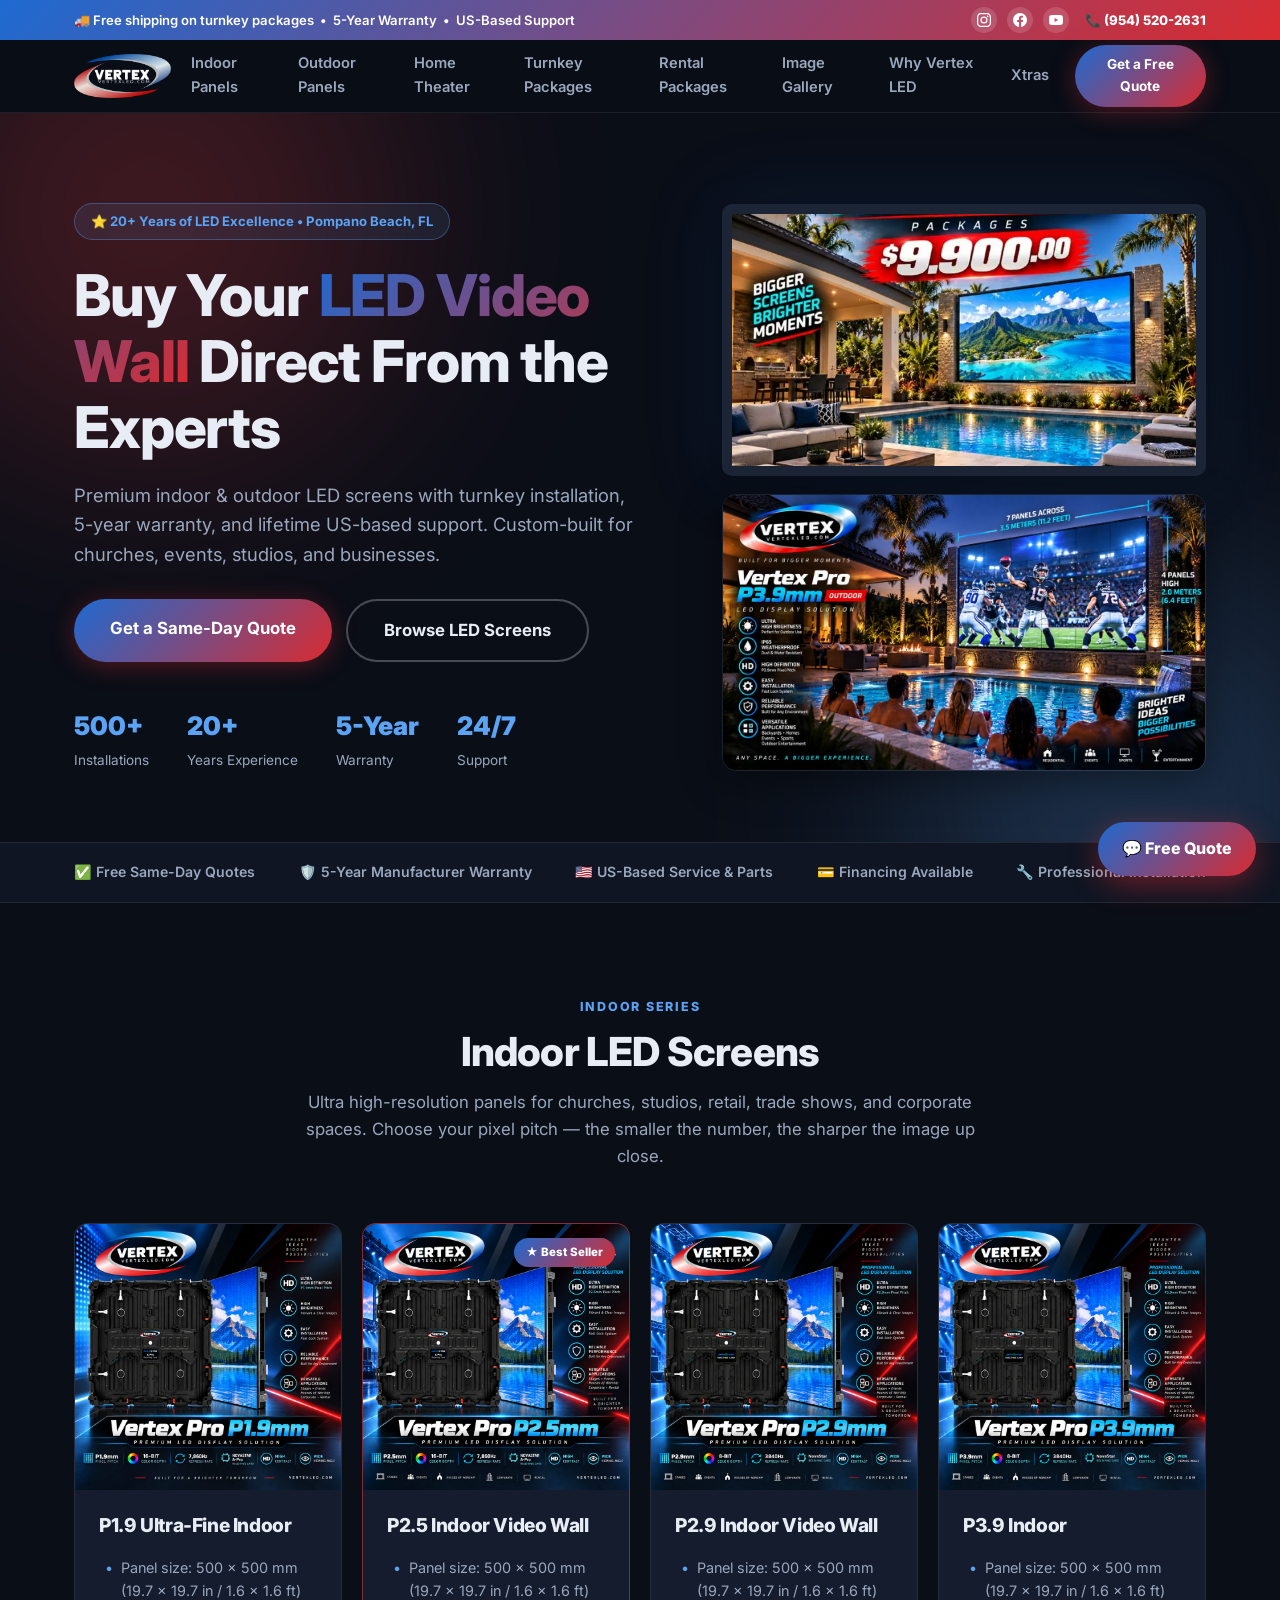
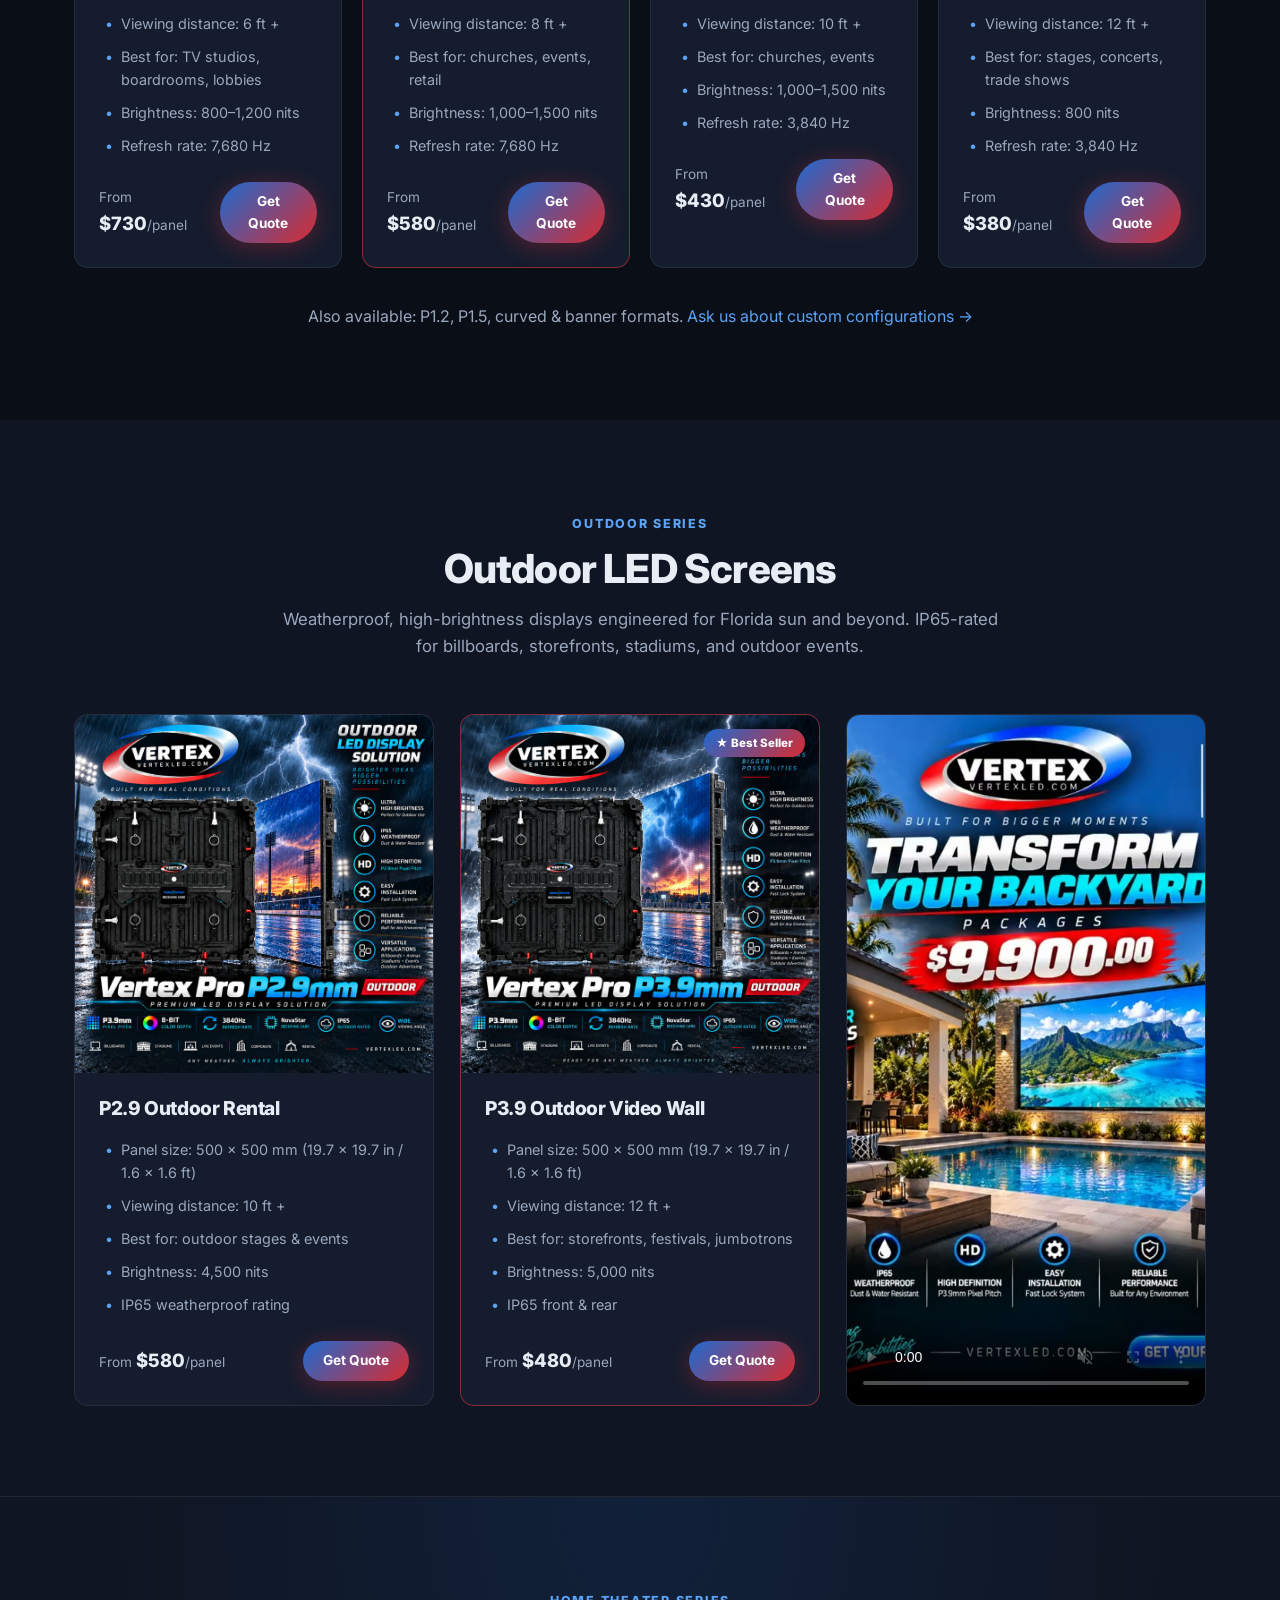
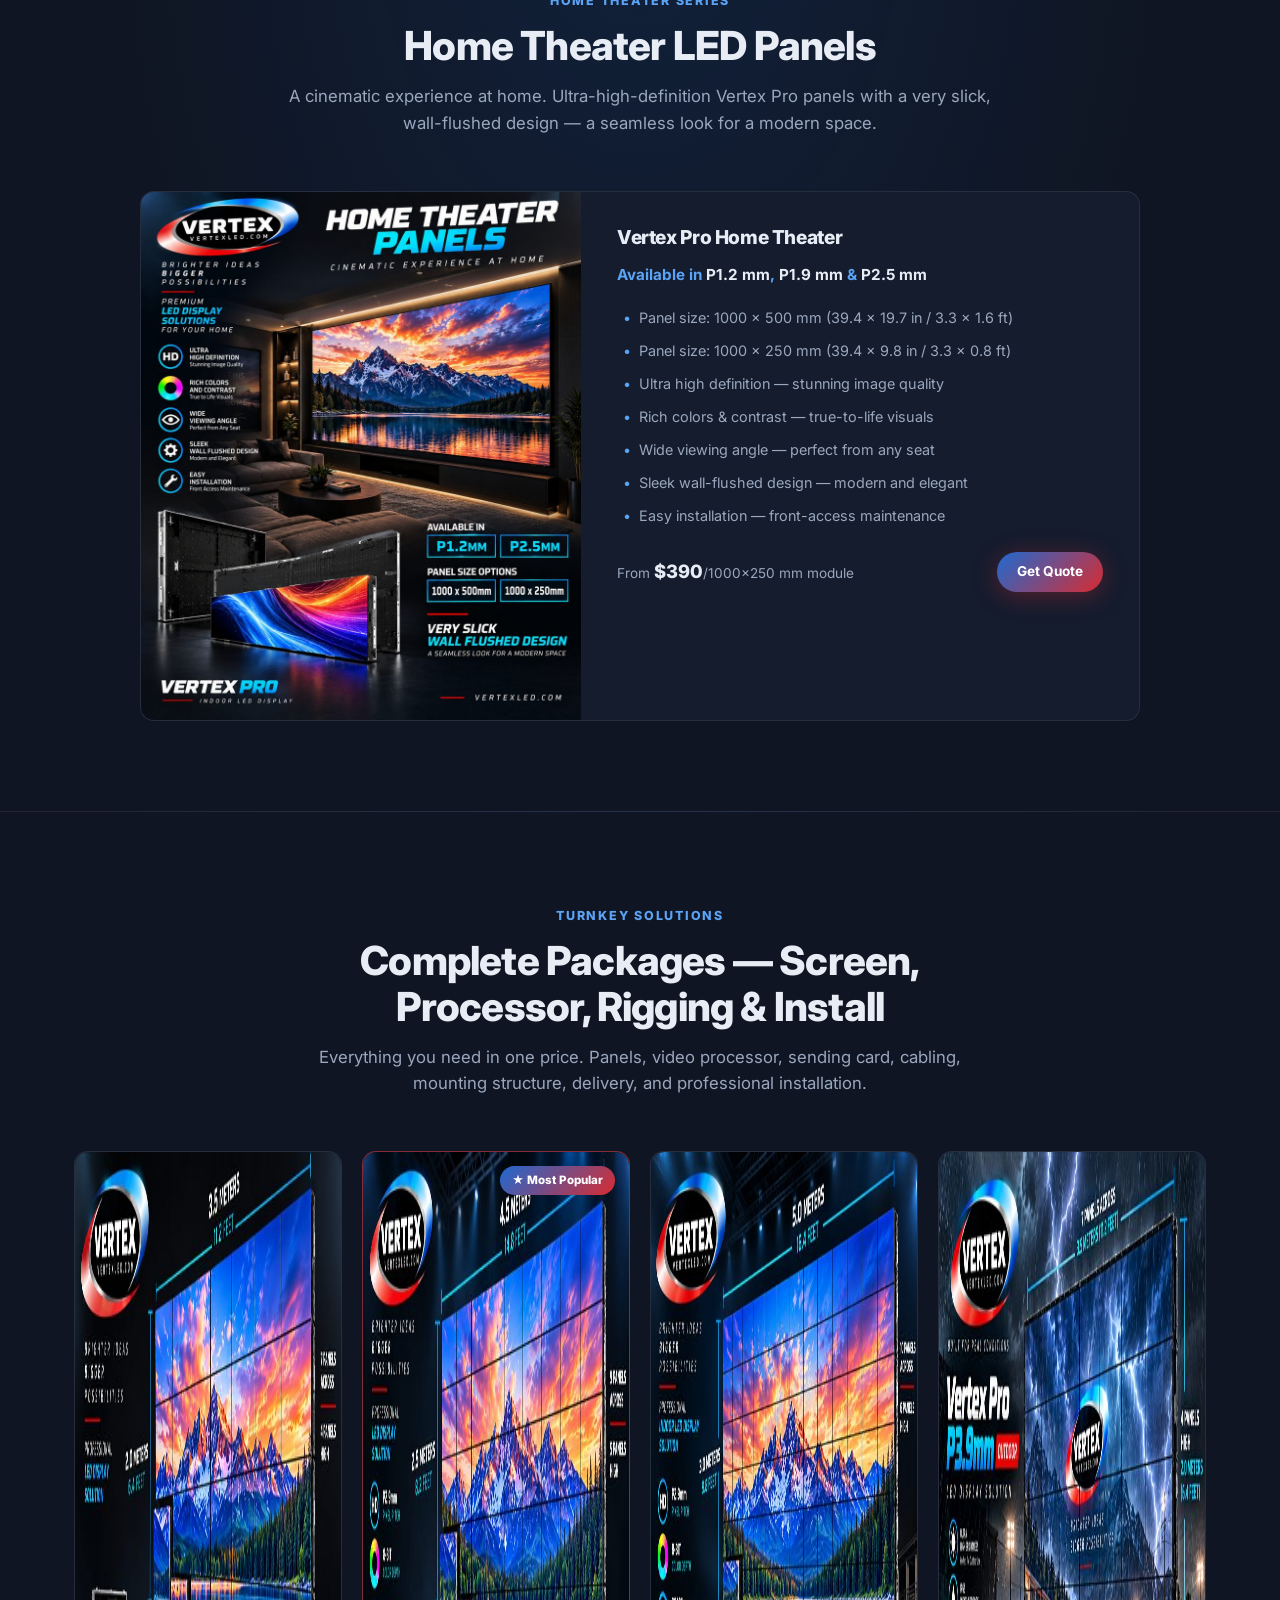
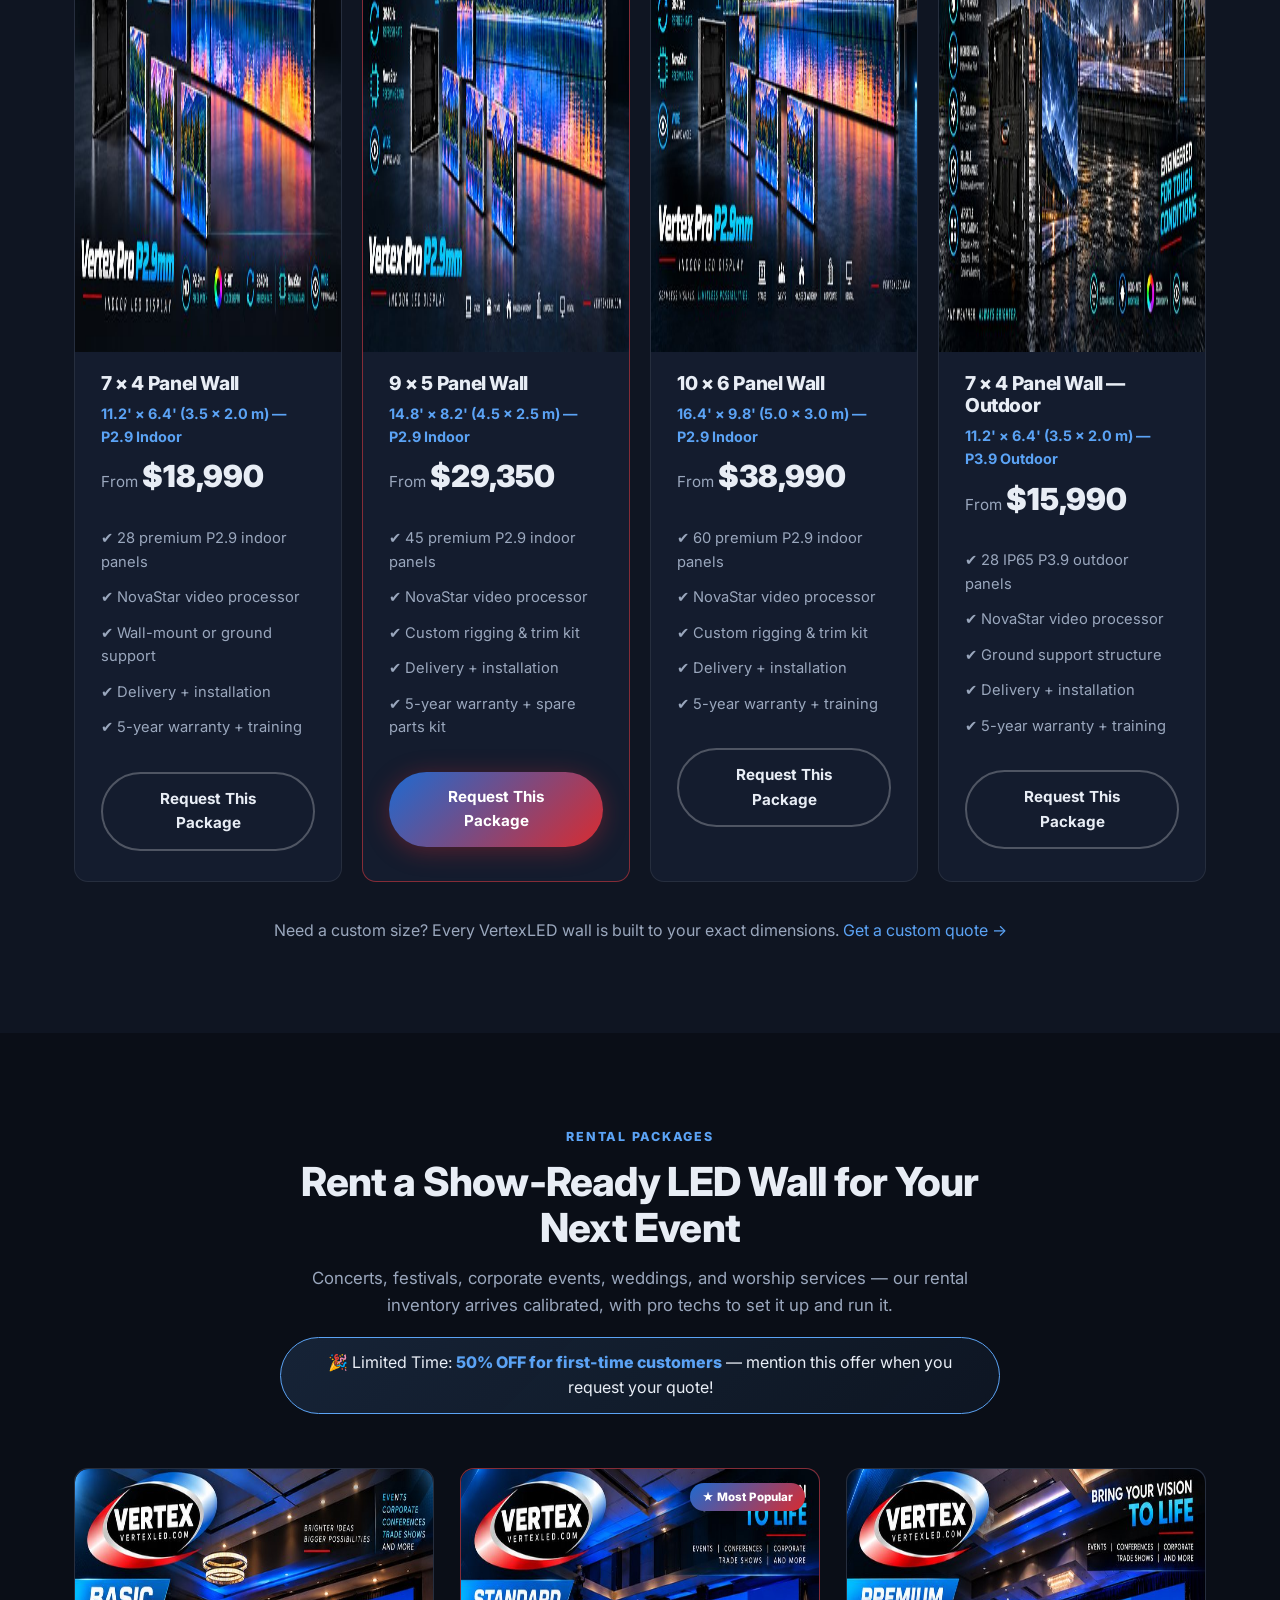
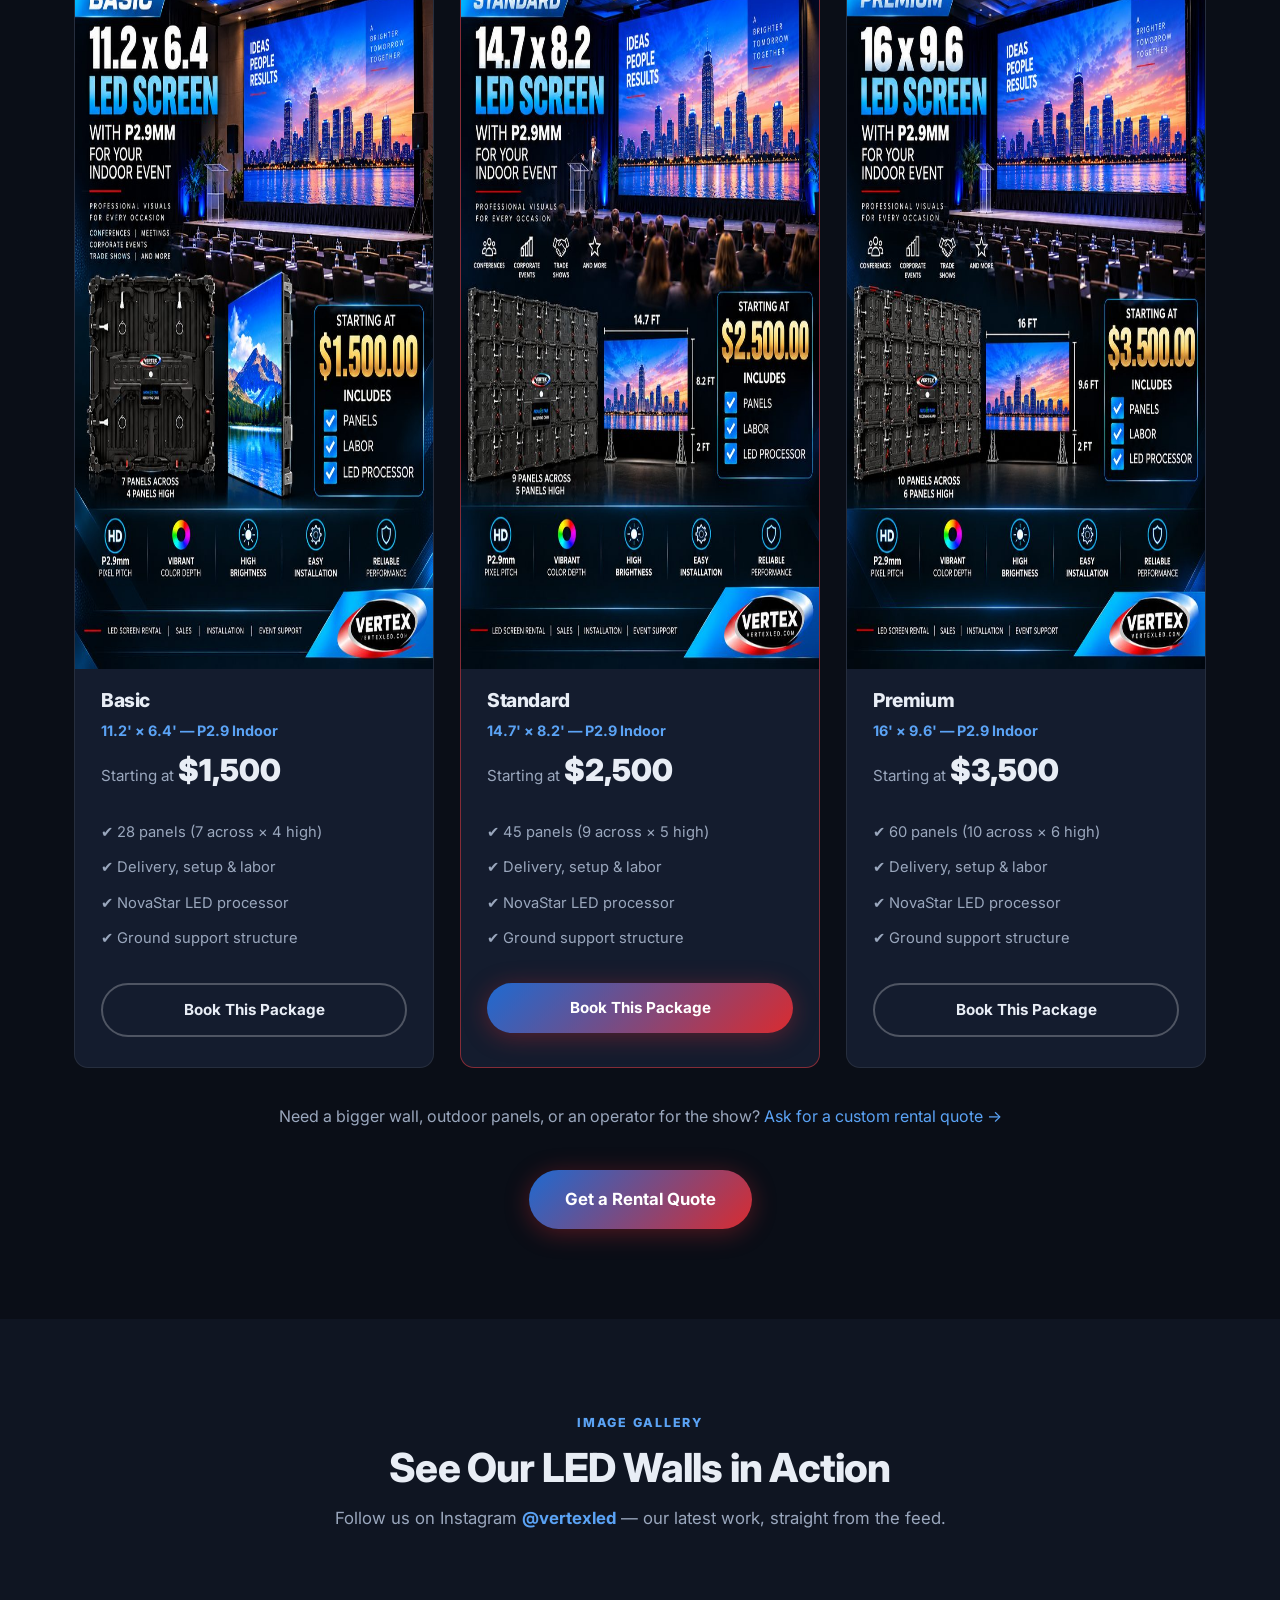
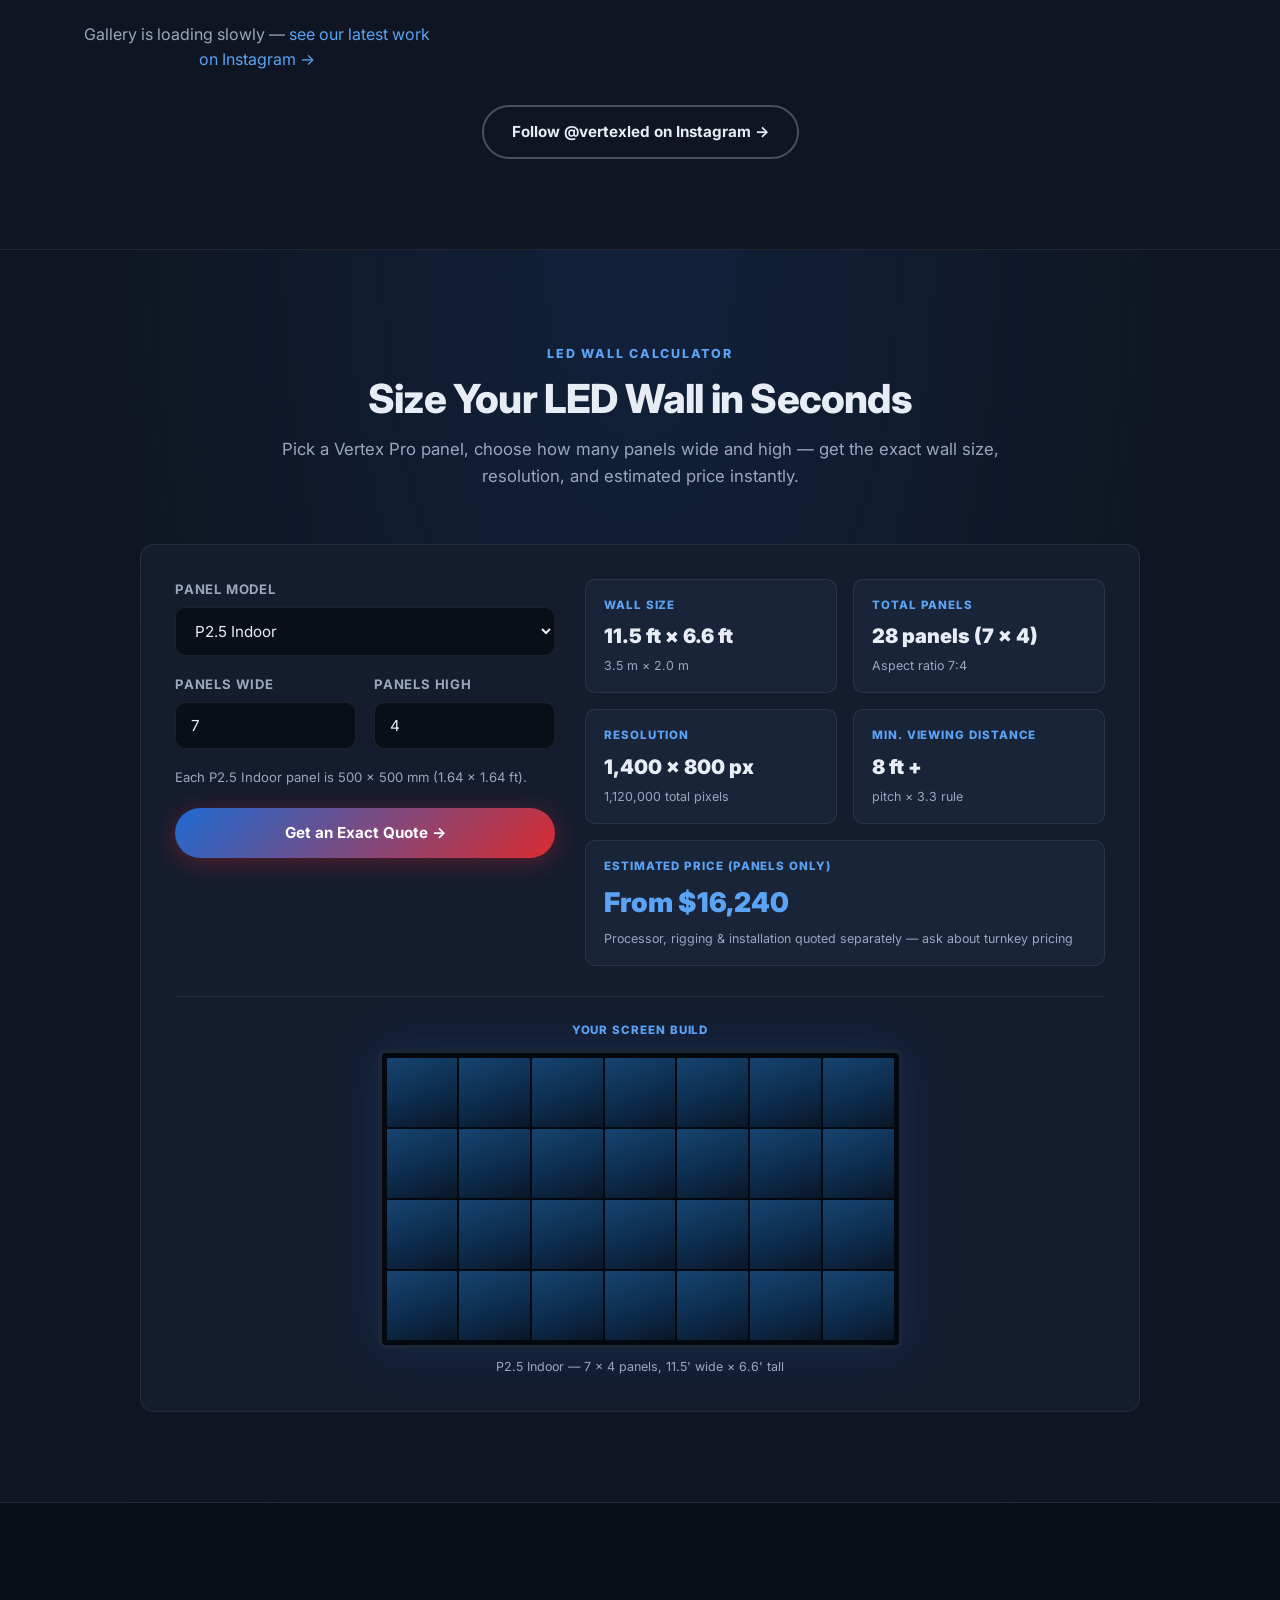
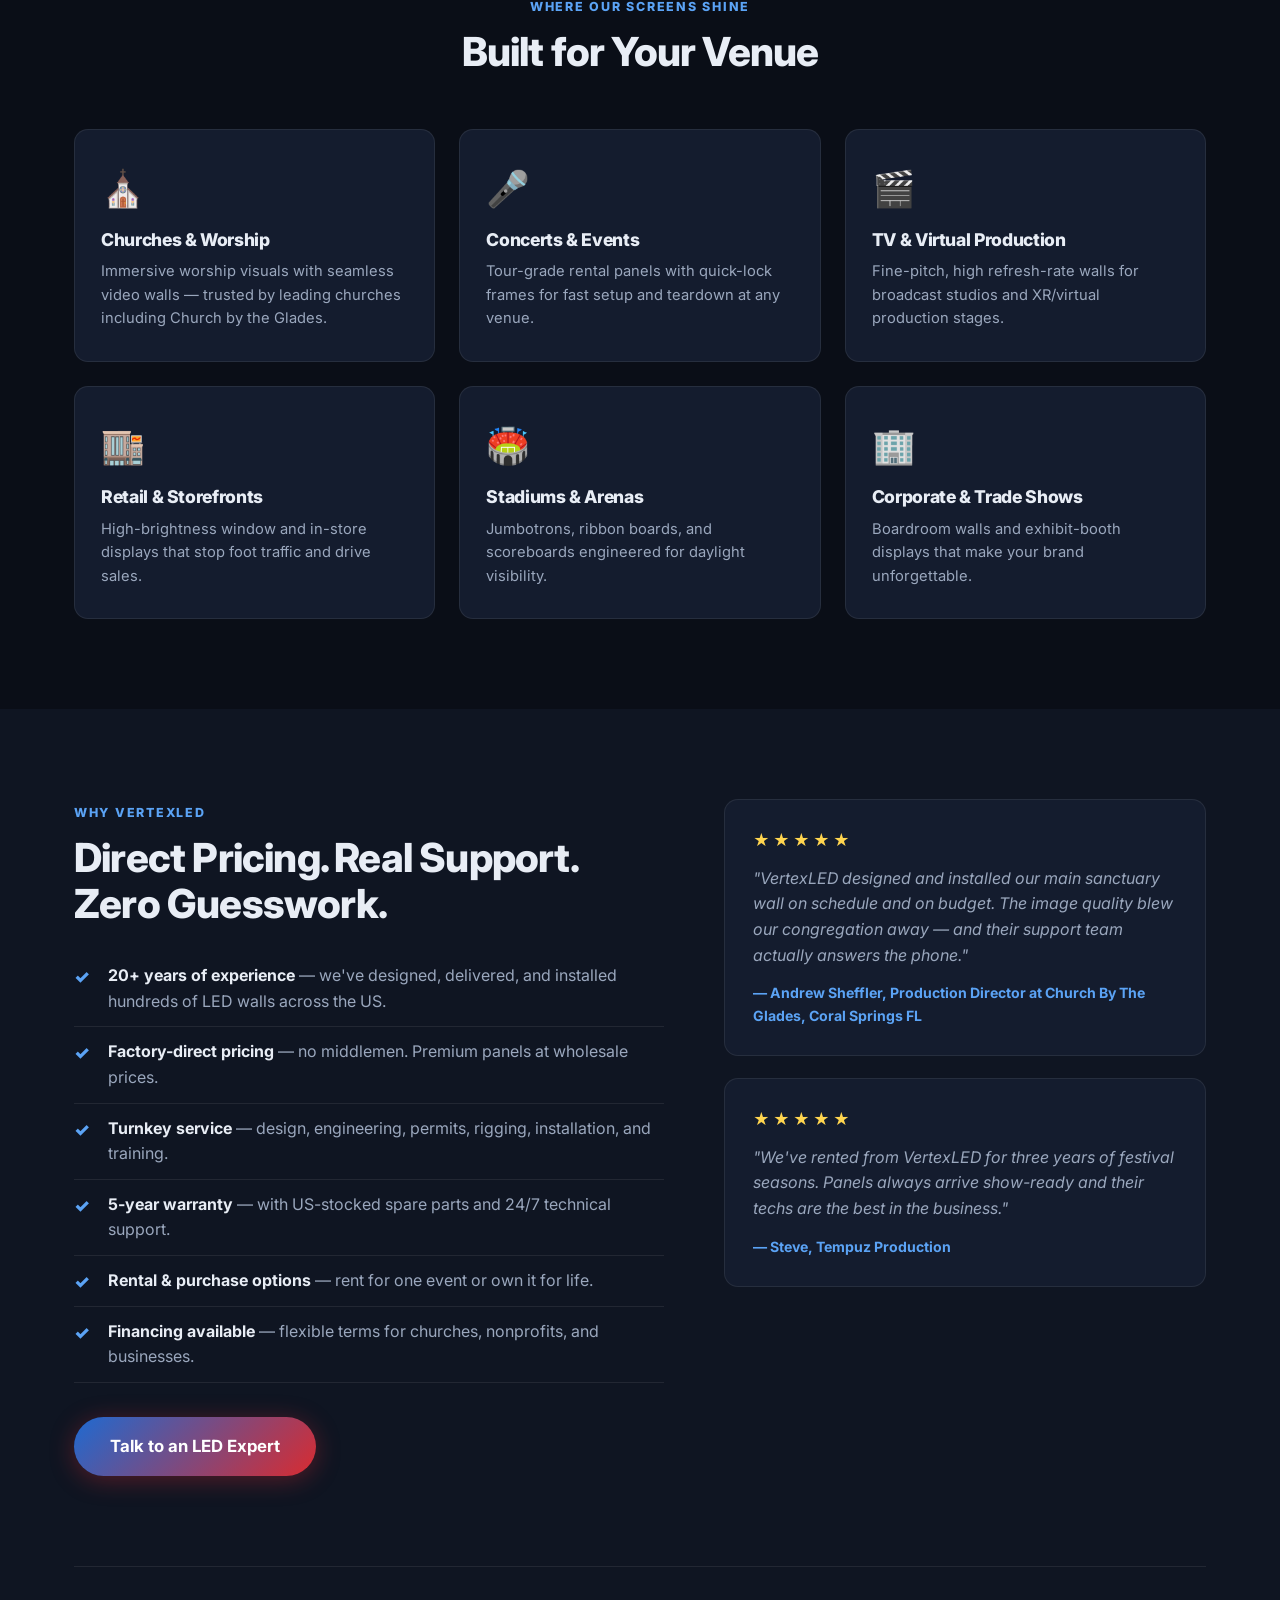
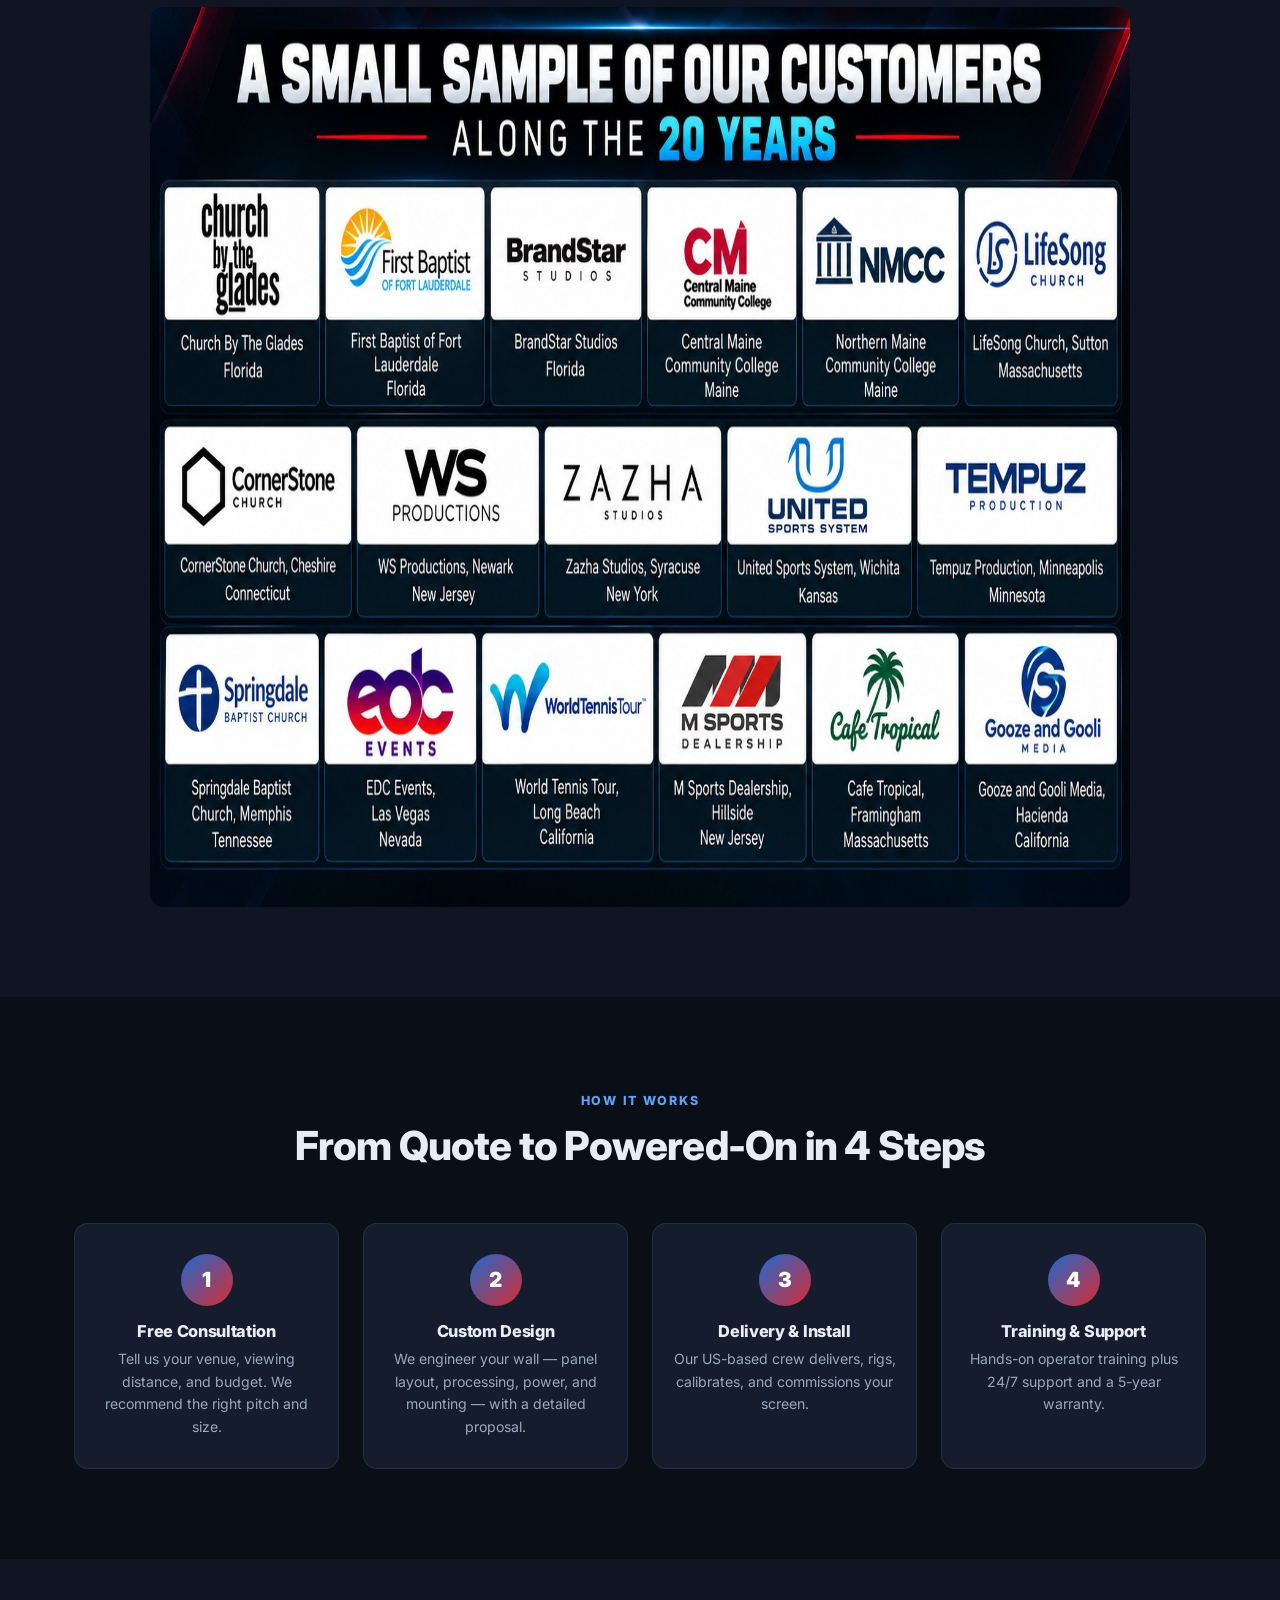
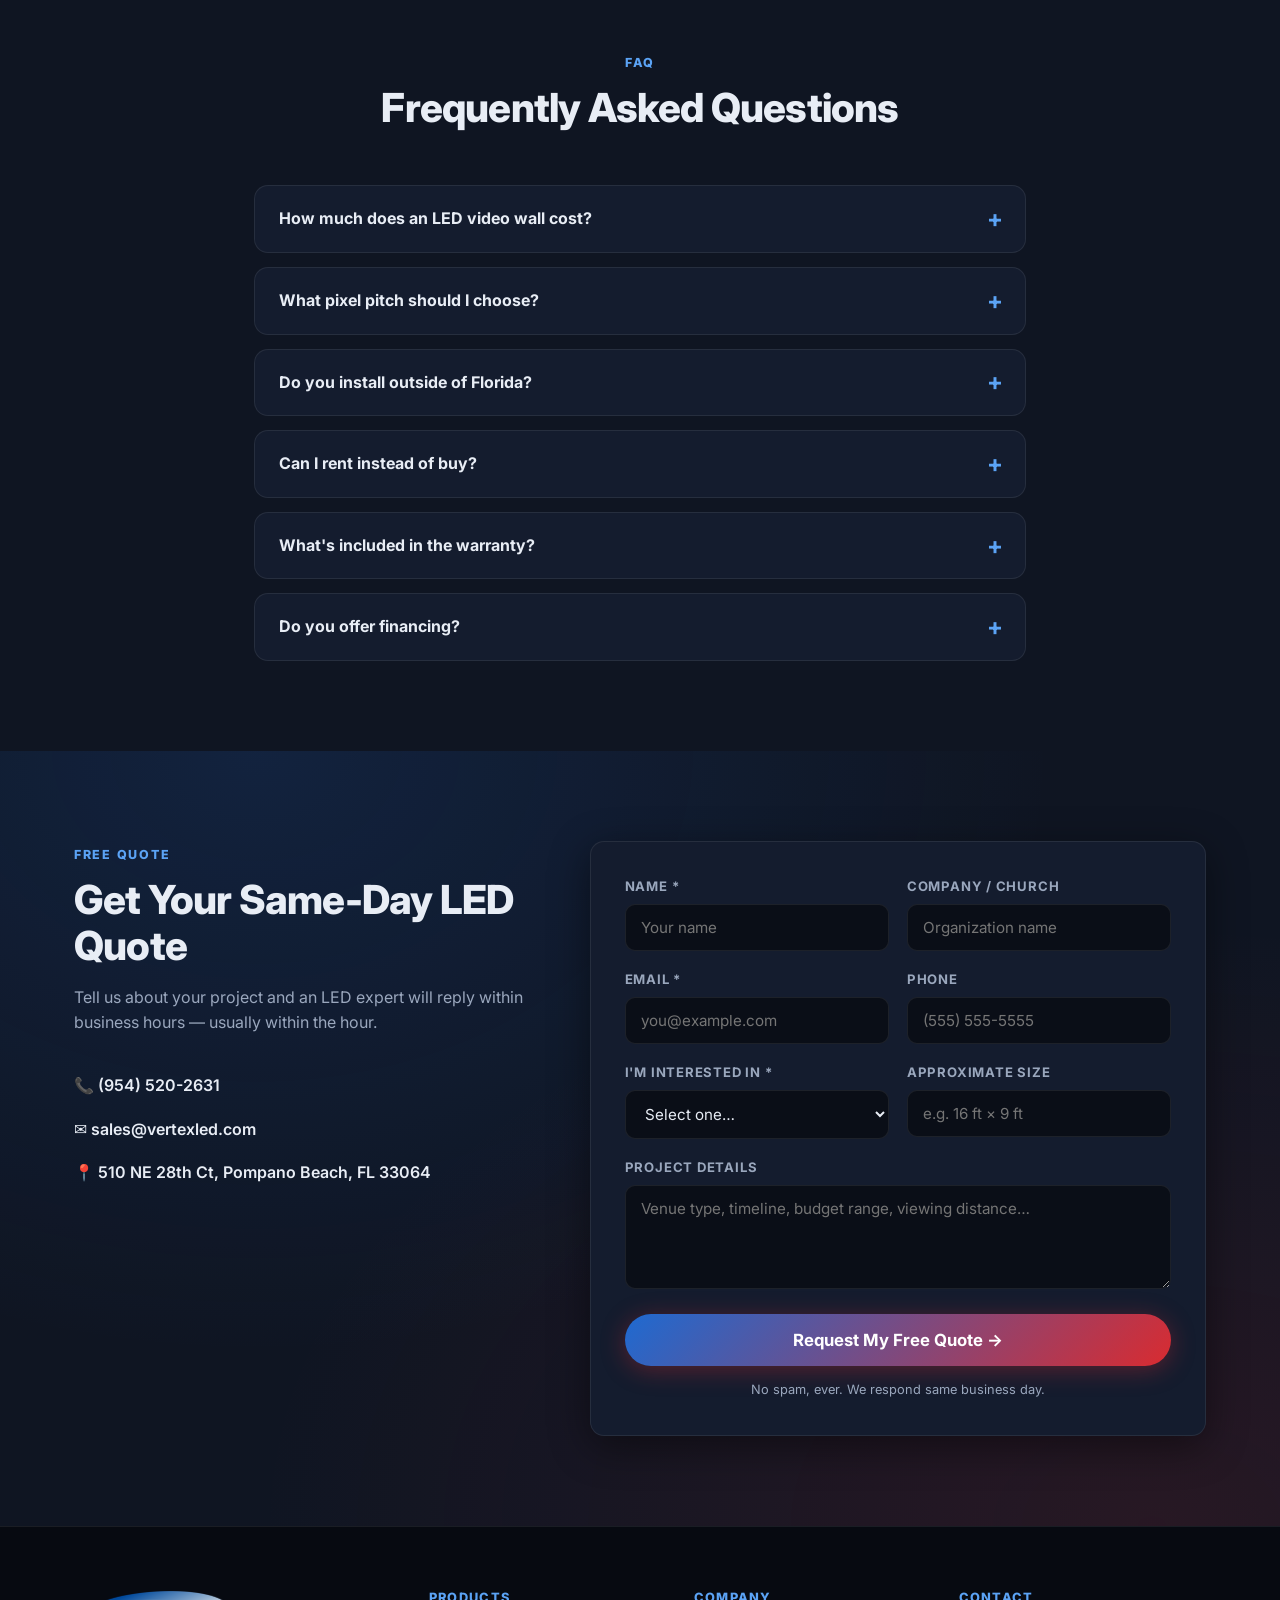
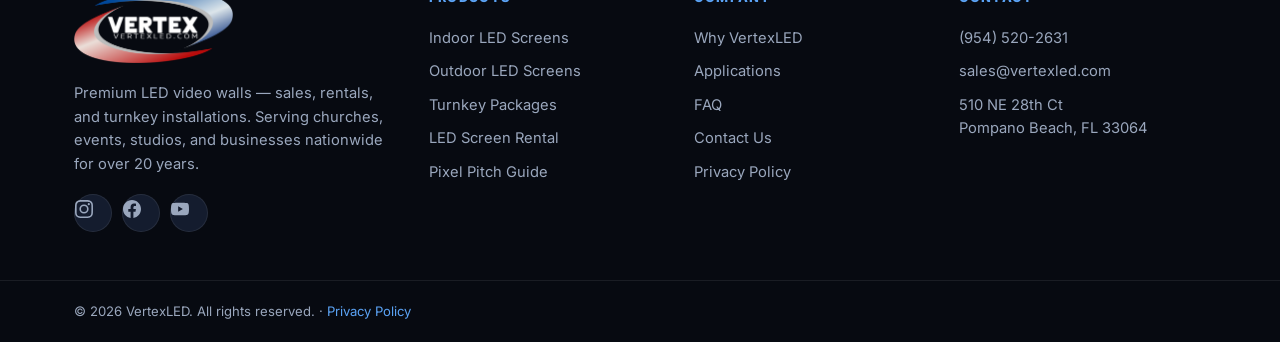
<file: index.html>
<!DOCTYPE html>
<html lang="en">
<head>
  <meta charset="UTF-8">
  <meta name="viewport" content="width=device-width, initial-scale=1.0">
  <!-- Google tag (gtag.js) -->
  <script async src="https://www.googletagmanager.com/gtag/js?id=G-X610D3XMPV" fetchpriority="low"></script>
  <script>
    window.dataLayer = window.dataLayer || [];
    function gtag(){dataLayer.push(arguments);}
    gtag('js', new Date());
    gtag('config', 'G-X610D3XMPV');
  </script>
  <!-- Meta Pixel Code -->
  <script>
  !function(f,b,e,v,n,t,s)
  {if(f.fbq)return;n=f.fbq=function(){n.callMethod?
  n.callMethod.apply(n,arguments):n.queue.push(arguments)};
  if(!f._fbq)f._fbq=n;n.push=n;n.loaded=!0;n.version='2.0';
  n.queue=[];t=b.createElement(e);t.async=!0;
  t.src=v;s=b.getElementsByTagName(e)[0];
  s.parentNode.insertBefore(t,s)}(window, document,'script',
  'https://connect.facebook.net/en_US/fbevents.js');
  fbq('init', '1736137154309092');
  fbq('track', 'PageView');
  </script>
  <noscript><img height="1" width="1" style="display:none"
  src="https://www.facebook.com/tr?id=1736137154309092&ev=PageView&noscript=1"
  /></noscript>
  <!-- End Meta Pixel Code -->
  <title>Buy LED Screens | VertexLED — Premium LED Video Walls, Sales &amp; Rentals</title>
  <meta name="description" content="Buy premium indoor & outdoor LED video walls from VertexLED. Turnkey packages for churches, events, studios & retail. 20+ years experience. US-based support. Free same-day quotes.">
  <link rel="canonical" href="https://www.vertexled.com/">
  <meta name="theme-color" content="#0b0f1a">

  <!-- Open Graph / social sharing -->
  <meta property="og:type" content="website">
  <meta property="og:site_name" content="VertexLED">
  <meta property="og:title" content="VertexLED — Premium LED Video Walls, Sales & Rentals">
  <meta property="og:description" content="Indoor & outdoor LED video walls, turnkey packages, and event rentals. 20+ years experience, factory-direct pricing, 5-year warranty, US-based support.">
  <meta property="og:url" content="https://www.vertexled.com/">
  <meta property="og:image" content="https://www.vertexled.com/images/p3.9-outdoor-display.jpg">
  <meta property="og:image:width" content="1200">
  <meta property="og:image:height" content="686">
  <meta name="twitter:card" content="summary_large_image">
  <meta name="twitter:title" content="VertexLED — Premium LED Video Walls, Sales & Rentals">
  <meta name="twitter:description" content="Indoor & outdoor LED video walls, turnkey packages, and event rentals. Factory-direct pricing with US-based support.">
  <meta name="twitter:image" content="https://www.vertexled.com/images/p3.9-outdoor-display.jpg">

  <link rel="icon" type="image/png" href="images/favicon.png">
  <link rel="preconnect" href="https://fonts.googleapis.com">
  <link rel="preconnect" href="https://fonts.gstatic.com" crossorigin>
  <link rel="preload" as="image" href="images/backyard-pool-poster.jpg">
  <link rel="preload" as="image" href="images/p3.9-outdoor-display.jpg">
  <link href="https://fonts.googleapis.com/css2?family=Inter:wght@400;500;600;700;800;900&display=swap" rel="stylesheet">
  <link rel="stylesheet" href="css/styles.css?v=7">

  <!-- Structured data for Google -->
  <script type="application/ld+json">
  {
    "@context": "https://schema.org",
    "@type": "LocalBusiness",
    "@id": "https://www.vertexled.com/#business",
    "name": "VertexLED",
    "url": "https://www.vertexled.com/",
    "logo": "https://www.vertexled.com/images/vertex-logo-white.png",
    "image": "https://www.vertexled.com/images/p3.9-outdoor-display.jpg",
    "description": "Premium indoor and outdoor LED video walls — sales, rentals, and turnkey installations for churches, events, studios, and businesses nationwide.",
    "telephone": "+1-954-520-2631",
    "email": "sales@vertexled.com",
    "address": {
      "@type": "PostalAddress",
      "streetAddress": "510 NE 28th Ct",
      "addressLocality": "Pompano Beach",
      "addressRegion": "FL",
      "postalCode": "33064",
      "addressCountry": "US"
    },
    "areaServed": "US",
    "sameAs": [
      "https://www.instagram.com/vertexled/",
      "https://www.facebook.com/profile.php?id=100084753754764",
      "https://www.youtube.com/@willdefaria2805"
    ]
  }
  </script>
  <script type="application/ld+json">
  {
    "@context": "https://schema.org",
    "@type": "FAQPage",
    "mainEntity": [
      {
        "@type": "Question",
        "name": "How much does an LED video wall cost?",
        "acceptedAnswer": { "@type": "Answer", "text": "Pricing depends on size, pixel pitch, and indoor/outdoor rating. Complete turnkey indoor walls start around $14,900 installed; individual panels start around $610. Request a quote and we'll price your exact wall same-day." }
      },
      {
        "@type": "Question",
        "name": "What pixel pitch should I choose?",
        "acceptedAnswer": { "@type": "Answer", "text": "Multiply the pitch (mm) by roughly 3.3 to get the minimum comfortable viewing distance in feet. Audience 8 ft away? P2.5 is ideal. 16+ ft away (outdoor signage)? P4.8 saves budget with no visible quality loss." }
      },
      {
        "@type": "Question",
        "name": "Do you install outside of Florida?",
        "acceptedAnswer": { "@type": "Answer", "text": "Yes — we deliver and install nationwide. Our headquarters is in Pompano Beach, FL, and our install crews travel throughout the US." }
      },
      {
        "@type": "Question",
        "name": "Can I rent instead of buy?",
        "acceptedAnswer": { "@type": "Answer", "text": "Absolutely. We maintain a large rental inventory for events of every size — rent for a single event or as long as you need." }
      },
      {
        "@type": "Question",
        "name": "What's included in the warranty?",
        "acceptedAnswer": { "@type": "Answer", "text": "All new screens include a 5-year manufacturer warranty covering panels, power supplies, and receiving cards — backed by US-stocked spare parts and 24/7 technical support." }
      },
      {
        "@type": "Question",
        "name": "Do you offer financing?",
        "acceptedAnswer": { "@type": "Answer", "text": "Yes. We offer flexible financing options for businesses, churches, and nonprofits. Ask your VertexLED rep for current terms." }
      }
    ]
  }
  </script>
</head>
<body>

  <!-- ============ TOP BAR ============ -->
  <div class="topbar">
    <div class="container topbar-inner">
      <span>🚚 Free shipping on turnkey packages &nbsp;•&nbsp; 5-Year Warranty &nbsp;•&nbsp; US-Based Support</span>
      <div class="topbar-right">
        <div class="social-bar">
          <a href="https://www.instagram.com/vertexled/" class="social-link" aria-label="Instagram" target="_blank" rel="noopener">
            <svg viewBox="0 0 24 24" fill="currentColor" aria-hidden="true"><path d="M12 2.2c3.2 0 3.6 0 4.9.07 1.2.06 1.8.25 2.2.42.56.22.96.48 1.38.9.42.42.68.82.9 1.38.17.42.36 1.05.42 2.24.06 1.27.07 1.65.07 4.87s-.01 3.6-.07 4.87c-.06 1.19-.25 1.82-.42 2.24-.22.56-.48.96-.9 1.38-.42.42-.82.68-1.38.9-.42.17-1.05.36-2.24.42-1.27.06-1.65.07-4.87.07s-3.6-.01-4.87-.07c-1.19-.06-1.82-.25-2.24-.42a3.7 3.7 0 0 1-1.38-.9 3.7 3.7 0 0 1-.9-1.38c-.17-.42-.36-1.05-.42-2.24C2.21 15.6 2.2 15.22 2.2 12s.01-3.6.07-4.87c.06-1.19.25-1.82.42-2.24.22-.56.48-.96.9-1.38.42-.42.82-.68 1.38-.9.42-.17 1.05-.36 2.24-.42C8.4 2.21 8.78 2.2 12 2.2m0-2.2C8.74 0 8.33.01 7.05.07 5.78.13 4.9.33 4.14.63c-.79.3-1.46.72-2.13 1.38A5.9 5.9 0 0 0 .63 4.14C.33 4.9.13 5.78.07 7.05.01 8.33 0 8.74 0 12s.01 3.67.07 4.95c.06 1.27.26 2.15.56 2.91.3.79.72 1.46 1.38 2.13.67.66 1.34 1.08 2.13 1.38.76.3 1.64.5 2.91.56C8.33 23.99 8.74 24 12 24s3.67-.01 4.95-.07c1.27-.06 2.15-.26 2.91-.56a5.9 5.9 0 0 0 2.13-1.38 5.9 5.9 0 0 0 1.38-2.13c.3-.76.5-1.64.56-2.91.06-1.28.07-1.69.07-4.95s-.01-3.67-.07-4.95c-.06-1.27-.26-2.15-.56-2.91a5.9 5.9 0 0 0-1.38-2.13A5.9 5.9 0 0 0 19.86.63c-.76-.3-1.64-.5-2.91-.56C15.67.01 15.26 0 12 0Zm0 5.84A6.16 6.16 0 1 0 18.16 12 6.16 6.16 0 0 0 12 5.84Zm0 10.15A4 4 0 1 1 16 12a4 4 0 0 1-4 4Zm6.4-11.85a1.44 1.44 0 1 1-1.44 1.44 1.44 1.44 0 0 1 1.44-1.44Z"/></svg>
          </a>
          <a href="https://www.facebook.com/profile.php?id=100084753754764" class="social-link" aria-label="Facebook" target="_blank" rel="noopener">
            <svg viewBox="0 0 24 24" fill="currentColor" aria-hidden="true"><path d="M24 12.07C24 5.4 18.63 0 12 0S0 5.4 0 12.07C0 18.1 4.39 23.09 10.13 24v-8.44H7.08v-3.49h3.05V9.41c0-3.02 1.79-4.7 4.53-4.7 1.31 0 2.68.24 2.68.24v2.97h-1.51c-1.49 0-1.96.93-1.96 1.89v2.26h3.33l-.53 3.49h-2.8V24C19.61 23.09 24 18.1 24 12.07Z"/></svg>
          </a>
          <a href="https://www.youtube.com/@willdefaria2805" class="social-link" aria-label="YouTube" target="_blank" rel="noopener">
            <svg viewBox="0 0 24 24" fill="currentColor" aria-hidden="true"><path d="M23.5 6.19a3.02 3.02 0 0 0-2.12-2.14C19.5 3.55 12 3.55 12 3.55s-7.5 0-9.38.5A3.02 3.02 0 0 0 .5 6.19C0 8.07 0 12 0 12s0 3.93.5 5.81a3.02 3.02 0 0 0 2.12 2.14c1.88.5 9.38.5 9.38.5s7.5 0 9.38-.5a3.02 3.02 0 0 0 2.12-2.14C24 15.93 24 12 24 12s0-3.93-.5-5.81ZM9.55 15.57V8.43L15.82 12l-6.27 3.57Z"/></svg>
          </a>
        </div>
        <a href="tel:9545202631" class="topbar-phone">📞 (954) 520-2631</a>
      </div>
    </div>
  </div>

  <!-- ============ HEADER ============ -->
  <header class="header" id="header">
    <div class="container header-inner">
      <a href="#" class="logo">
        <img src="images/vertex-logo-white.png" alt="Vertex — vertexled.com" class="logo-img">
      </a>
      <nav class="nav" id="nav">
        <a href="#indoor">Indoor Panels</a>
        <a href="#outdoor">Outdoor Panels</a>
        <a href="#home-theater">Home Theater</a>
        <a href="#packages">Turnkey Packages</a>
        <a href="#rental">Rental Packages</a>
        <a href="#gallery">Image Gallery</a>
        <a href="#why-us">Why Vertex LED</a>
        <a href="xtras.html">Xtras</a>
        <a href="#quote" class="btn btn-primary btn-sm">Get a Free Quote</a>
      </nav>
      <button class="nav-toggle" id="navToggle" aria-label="Toggle navigation">
        <span></span><span></span><span></span>
      </button>
    </div>
  </header>

  <!-- ============ HERO ============ -->
  <section class="hero" id="hero">
    <div class="hero-glow hero-glow-1"></div>
    <div class="hero-glow hero-glow-2"></div>
    <div class="container hero-inner">
      <div class="hero-content">
        <div class="hero-badge">⭐ 20+ Years of LED Excellence • Pompano Beach, FL</div>
        <h1>Buy Your <span class="gradient-text">LED Video Wall</span> Direct From the Experts</h1>
        <p class="hero-sub">Premium indoor &amp; outdoor LED screens with turnkey installation, 5-year warranty, and lifetime US-based support. Custom-built for churches, events, studios, and businesses.</p>
        <div class="hero-cta">
          <a href="#quote" class="btn btn-primary btn-lg">Get a Same-Day Quote</a>
          <a href="#indoor" class="btn btn-outline btn-lg">Browse LED Screens</a>
        </div>
        <div class="hero-stats">
          <div class="stat"><strong>500+</strong><span>Installations</span></div>
          <div class="stat"><strong>20+</strong><span>Years Experience</span></div>
          <div class="stat"><strong>5-Year</strong><span>Warranty</span></div>
          <div class="stat"><strong>24/7</strong><span>Support</span></div>
        </div>
      </div>
      <div class="hero-visual">
        <div class="led-screen-mock">
          <video autoplay muted loop playsinline preload="none" poster="images/backyard-pool-poster.jpg">
            <source src="videos/hero.mp4" type="video/mp4">
          </video>
          <div class="led-screen-caption">VertexLED — LED video walls in action</div>
        </div>
        <img src="images/p3.9-outdoor-display.jpg" alt="P3.9mm Outdoor LED display — 7 × 4 panel video wall" class="hero-banner" loading="eager" fetchpriority="high">
      </div>
    </div>
  </section>

  <!-- ============ TRUST STRIP ============ -->
  <section class="trust-strip">
    <div class="container trust-inner">
      <div class="trust-item">✅ Free Same-Day Quotes</div>
      <div class="trust-item">🛡️ 5-Year Manufacturer Warranty</div>
      <div class="trust-item">🇺🇸 US-Based Service &amp; Parts</div>
      <div class="trust-item">💳 Financing Available</div>
      <div class="trust-item">🔧 Professional Installation</div>
    </div>
  </section>

  <!-- ============ INDOOR SCREENS ============ -->
  <section class="section" id="indoor">
    <div class="container">
      <div class="section-head">
        <span class="section-tag">Indoor Series</span>
        <h2>Indoor LED Screens</h2>
        <p>Ultra high-resolution panels for churches, studios, retail, trade shows, and corporate spaces. Choose your pixel pitch — the smaller the number, the sharper the image up close.</p>
      </div>
      <div class="product-grid product-grid-4">
        <article class="product-card">
          <div class="product-visual product-photo"><img src="images/p1.9-indoor.jpg" alt="Vertex Pro P1.9mm indoor LED panel" width="1200" height="800" loading="lazy"></div>
          <div class="product-body">
            <h3>P1.9 Ultra-Fine Indoor</h3>
            <ul>
              <li>Panel size: 500 &times; 500 mm (19.7 &times; 19.7 in / 1.6 &times; 1.6 ft)</li>
              <li>Viewing distance: 6 ft +</li>
              <li>Best for: TV studios, boardrooms, lobbies</li>
              <li>Brightness: 800–1,200 nits</li>
              <li>Refresh rate: 7,680 Hz</li>
            </ul>
            <div class="product-footer">
              <span class="price">From <strong>$730</strong>/panel</span>
              <a href="#quote" class="btn btn-primary btn-sm" data-product="P1.9 Ultra-Fine Indoor">Get Quote</a>
            </div>
          </div>
        </article>
        <article class="product-card featured">
          <div class="best-seller">★ Best Seller</div>
          <div class="product-visual product-photo"><img src="images/p2.5-indoor.jpg" alt="Vertex Pro P2.5mm indoor LED panel" width="1200" height="800" loading="lazy"></div>
          <div class="product-body">
            <h3>P2.5 Indoor Video Wall</h3>
            <ul>
              <li>Panel size: 500 &times; 500 mm (19.7 &times; 19.7 in / 1.6 &times; 1.6 ft)</li>
              <li>Viewing distance: 8 ft +</li>
              <li>Best for: churches, events, retail</li>
              <li>Brightness: 1,000–1,500 nits</li>
              <li>Refresh rate: 7,680 Hz</li>
            </ul>
            <div class="product-footer">
              <span class="price">From <strong>$580</strong>/panel</span>
              <a href="#quote" class="btn btn-primary btn-sm" data-product="P2.5 Indoor Video Wall">Get Quote</a>
            </div>
          </div>
        </article>
        <article class="product-card">
          <div class="product-visual product-photo"><img src="images/p2.9-indoor.jpg" alt="Vertex Pro P2.9mm indoor LED panel" width="1200" height="800" loading="lazy"></div>
          <div class="product-body">
            <h3>P2.9 Indoor Video Wall</h3>
            <ul>
              <li>Panel size: 500 &times; 500 mm (19.7 &times; 19.7 in / 1.6 &times; 1.6 ft)</li>
              <li>Viewing distance: 10 ft +</li>
              <li>Best for: churches, events</li>
              <li>Brightness: 1,000–1,500 nits</li>
              <li>Refresh rate: 3,840 Hz</li>
            </ul>
            <div class="product-footer">
              <span class="price">From <strong>$430</strong>/panel</span>
              <a href="#quote" class="btn btn-primary btn-sm" data-product="P2.9 Indoor Video Wall">Get Quote</a>
            </div>
          </div>
        </article>
        <article class="product-card">
          <div class="product-visual product-photo"><img src="images/p3.9-indoor.jpg" alt="Vertex Pro P3.9mm indoor LED panel" width="1200" height="800" loading="lazy"></div>
          <div class="product-body">
            <h3>P3.9 Indoor</h3>
            <ul>
              <li>Panel size: 500 &times; 500 mm (19.7 &times; 19.7 in / 1.6 &times; 1.6 ft)</li>
              <li>Viewing distance: 12 ft +</li>
              <li>Best for: stages, concerts, trade shows</li>
              <li>Brightness: 800 nits</li>
              <li>Refresh rate: 3,840 Hz</li>
            </ul>
            <div class="product-footer">
              <span class="price">From <strong>$380</strong>/panel</span>
              <a href="#quote" class="btn btn-primary btn-sm" data-product="P3.9 Indoor">Get Quote</a>
            </div>
          </div>
        </article>
      </div>
      <p class="section-note">Also available: P1.2, P1.5, curved &amp; banner formats. <a href="#quote">Ask us about custom configurations →</a></p>
    </div>
  </section>

  <!-- ============ OUTDOOR SCREENS ============ -->
  <section class="section section-alt" id="outdoor">
    <div class="container">
      <div class="section-head">
        <span class="section-tag">Outdoor Series</span>
        <h2>Outdoor LED Screens</h2>
        <p>Weatherproof, high-brightness displays engineered for Florida sun and beyond. IP65-rated for billboards, storefronts, stadiums, and outdoor events.</p>
      </div>
      <div class="product-grid outdoor-grid">
        <article class="product-card">
          <div class="product-visual product-photo"><img src="images/p2.9-outdoor.jpg" alt="Vertex Pro P2.9mm outdoor LED panel" width="1200" height="800" loading="lazy"></div>
          <div class="product-body">
            <h3>P2.9 Outdoor Rental</h3>
            <ul>
              <li>Panel size: 500 &times; 500 mm (19.7 &times; 19.7 in / 1.6 &times; 1.6 ft)</li>
              <li>Viewing distance: 10 ft +</li>
              <li>Best for: outdoor stages &amp; events</li>
              <li>Brightness: 4,500 nits</li>
              <li>IP65 weatherproof rating</li>
            </ul>
            <div class="product-footer">
              <span class="price">From <strong>$580</strong>/panel</span>
              <a href="#quote" class="btn btn-primary btn-sm" data-product="P2.9 Outdoor Rental">Get Quote</a>
            </div>
          </div>
        </article>
        <article class="product-card featured">
          <div class="best-seller">★ Best Seller</div>
          <div class="product-visual product-photo"><img src="images/p3.9-outdoor.jpg" alt="Vertex Pro P3.9mm outdoor LED panel" width="1200" height="800" loading="lazy"></div>
          <div class="product-body">
            <h3>P3.9 Outdoor Video Wall</h3>
            <ul>
              <li>Panel size: 500 &times; 500 mm (19.7 &times; 19.7 in / 1.6 &times; 1.6 ft)</li>
              <li>Viewing distance: 12 ft +</li>
              <li>Best for: storefronts, festivals, jumbotrons</li>
              <li>Brightness: 5,000 nits</li>
              <li>IP65 front &amp; rear</li>
            </ul>
            <div class="product-footer">
              <span class="price">From <strong>$480</strong>/panel</span>
              <a href="#quote" class="btn btn-primary btn-sm" data-product="P3.9 Outdoor Video Wall">Get Quote</a>
            </div>
          </div>
        </article>
        <div class="video-card">
          <video controls autoplay muted loop playsinline preload="metadata" poster="images/backyard-pool-poster.jpg" aria-label="Vertex outdoor LED video wall — backyard pool showcase">
            <source src="videos/backyard-pool.mp4?v=2" type="video/mp4">
          </video>
        </div>
      </div>
    </div>
  </section>

  <!-- ============ HOME THEATER ============ -->
  <section class="section theater-section" id="home-theater">
    <div class="container">
      <div class="section-head">
        <span class="section-tag">Home Theater Series</span>
        <h2>Home Theater LED Panels</h2>
        <p>A cinematic experience at home. Ultra-high-definition Vertex Pro panels with a very slick, wall-flushed design — a seamless look for a modern space.</p>
      </div>
      <div class="theater-card">
        <div class="theater-img"><img src="images/home-theater.jpg" alt="Vertex Pro home theater LED panels — cinematic experience at home" loading="lazy"></div>
        <div class="product-body theater-body">
          <h3>Vertex Pro Home Theater</h3>
          <span class="theater-pitches">Available in <strong>P1.2 mm</strong>, <strong>P1.9 mm</strong> &amp; <strong>P2.5 mm</strong></span>
          <ul>
            <li>Panel size: 1000 &times; 500 mm (39.4 &times; 19.7 in / 3.3 &times; 1.6 ft)</li>
            <li>Panel size: 1000 &times; 250 mm (39.4 &times; 9.8 in / 3.3 &times; 0.8 ft)</li>
            <li>Ultra high definition — stunning image quality</li>
            <li>Rich colors &amp; contrast — true-to-life visuals</li>
            <li>Wide viewing angle — perfect from any seat</li>
            <li>Sleek wall-flushed design — modern and elegant</li>
            <li>Easy installation — front-access maintenance</li>
          </ul>
          <div class="product-footer">
            <span class="price">From <strong>$390</strong>/1000&times;250 mm module</span>
            <a href="#quote" class="btn btn-primary btn-sm" data-product="Home Theater LED Panel (P1.2 / P1.9 / P2.5)">Get Quote</a>
          </div>
        </div>
      </div>
    </div>
  </section>

  <!-- ============ TURNKEY PACKAGES ============ -->
  <section class="section section-alt" id="packages">
    <div class="container">
      <div class="section-head">
        <span class="section-tag">Turnkey Solutions</span>
        <h2>Complete Packages — Screen, Processor, Rigging &amp; Install</h2>
        <p>Everything you need in one price. Panels, video processor, sending card, cabling, mounting structure, delivery, and professional installation.</p>
      </div>
      <div class="package-grid product-grid-4">
        <article class="package-card">
          <img src="images/package-7x4.jpg" alt="P2.9mm indoor LED wall package — 7 panels across, 4 panels high" class="package-img" width="1200" height="800" loading="lazy">
          <h3>7 × 4 Panel Wall</h3>
          <div class="package-size">11.2' × 6.4' (3.5 × 2.0 m) — P2.9 Indoor</div>
          <div class="package-price">From <strong>$18,990</strong></div>
          <ul>
            <li>✔ 28 premium P2.9 indoor panels</li>
            <li>✔ NovaStar video processor</li>
            <li>✔ Wall-mount or ground support</li>
            <li>✔ Delivery + installation</li>
            <li>✔ 5-year warranty + training</li>
          </ul>
          <a href="#quote" class="btn btn-outline btn-block" data-product="P2.9 Indoor 7x4 Package">Request This Package</a>
        </article>
        <article class="package-card featured">
          <div class="best-seller">★ Most Popular</div>
          <img src="images/package-9x5.jpg" alt="P2.9mm indoor LED wall package — 9 panels across, 5 panels high" class="package-img" width="1200" height="800" loading="lazy">
          <h3>9 × 5 Panel Wall</h3>
          <div class="package-size">14.8' × 8.2' (4.5 × 2.5 m) — P2.9 Indoor</div>
          <div class="package-price">From <strong>$29,350</strong></div>
          <ul>
            <li>✔ 45 premium P2.9 indoor panels</li>
            <li>✔ NovaStar video processor</li>
            <li>✔ Custom rigging &amp; trim kit</li>
            <li>✔ Delivery + installation</li>
            <li>✔ 5-year warranty + spare parts kit</li>
          </ul>
          <a href="#quote" class="btn btn-primary btn-block" data-product="P2.9 Indoor 9x5 Package">Request This Package</a>
        </article>
        <article class="package-card">
          <img src="images/package-10x6.jpg" alt="P2.9mm indoor LED wall package — 10 panels across, 6 panels high" class="package-img" width="1200" height="800" loading="lazy">
          <h3>10 × 6 Panel Wall</h3>
          <div class="package-size">16.4' × 9.8' (5.0 × 3.0 m) — P2.9 Indoor</div>
          <div class="package-price">From <strong>$38,990</strong></div>
          <ul>
            <li>✔ 60 premium P2.9 indoor panels</li>
            <li>✔ NovaStar video processor</li>
            <li>✔ Custom rigging &amp; trim kit</li>
            <li>✔ Delivery + installation</li>
            <li>✔ 5-year warranty + training</li>
          </ul>
          <a href="#quote" class="btn btn-outline btn-block" data-product="P2.9 Indoor 10x6 Package">Request This Package</a>
        </article>
        <article class="package-card">
          <img src="images/package-7x4-outdoor.jpg" alt="P3.9mm outdoor LED wall package — 7 panels across, 4 panels high" class="package-img" width="1200" height="800" loading="lazy">
          <h3>7 × 4 Panel Wall — Outdoor</h3>
          <div class="package-size">11.2' × 6.4' (3.5 × 2.0 m) — P3.9 Outdoor</div>
          <div class="package-price">From <strong>$15,990</strong></div>
          <ul>
            <li>✔ 28 IP65 P3.9 outdoor panels</li>
            <li>✔ NovaStar video processor</li>
            <li>✔ Ground support structure</li>
            <li>✔ Delivery + installation</li>
            <li>✔ 5-year warranty + training</li>
          </ul>
          <a href="#quote" class="btn btn-outline btn-block" data-product="P3.9 Outdoor 7x4 Package">Request This Package</a>
        </article>
      </div>
      <p class="section-note">Need a custom size? Every VertexLED wall is built to your exact dimensions. <a href="#quote">Get a custom quote →</a></p>
    </div>
  </section>

  <!-- ============ RENTAL ============ -->
  <section class="section" id="rental">
    <div class="container">
      <div class="section-head">
        <span class="section-tag">Rental Packages</span>
        <h2>Rent a Show-Ready LED Wall for Your Next Event</h2>
        <p>Concerts, festivals, corporate events, weddings, and worship services — our rental inventory arrives calibrated, with pro techs to set it up and run it.</p>
        <div class="promo-banner">🎉 Limited Time: <strong>50% OFF for first-time customers</strong> — mention this offer when you request your quote!</div>
      </div>
      <div class="package-grid">
        <article class="package-card">
          <img src="images/rental-basic.jpg" alt="Basic rental package — 11.2 × 6.4 ft P2.9mm indoor LED screen" class="package-img" width="1200" height="800" loading="lazy">
          <h3>Basic</h3>
          <div class="package-size">11.2' × 6.4' — P2.9 Indoor</div>
          <div class="package-price">Starting at <strong>$1,500</strong></div>
          <ul>
            <li>✔ 28 panels (7 across × 4 high)</li>
            <li>✔ Delivery, setup &amp; labor</li>
            <li>✔ NovaStar LED processor</li>
            <li>✔ Ground support structure</li>
          </ul>
          <a href="#quote" class="btn btn-outline btn-block" data-product="Rental — Basic 11.2x6.4 LED Screen">Book This Package</a>
        </article>
        <article class="package-card featured">
          <div class="best-seller">★ Most Popular</div>
          <img src="images/rental-standard.jpg" alt="Standard rental package — 14.7 × 8.2 ft P2.9mm indoor LED screen" class="package-img" width="1200" height="800" loading="lazy">
          <h3>Standard</h3>
          <div class="package-size">14.7' × 8.2' — P2.9 Indoor</div>
          <div class="package-price">Starting at <strong>$2,500</strong></div>
          <ul>
            <li>✔ 45 panels (9 across × 5 high)</li>
            <li>✔ Delivery, setup &amp; labor</li>
            <li>✔ NovaStar LED processor</li>
            <li>✔ Ground support structure</li>
          </ul>
          <a href="#quote" class="btn btn-primary btn-block" data-product="Rental — Standard 14.7x8.2 LED Screen">Book This Package</a>
        </article>
        <article class="package-card">
          <img src="images/rental-premium.jpg" alt="Premium rental package — 16 × 9.6 ft P2.9mm indoor LED screen" class="package-img" width="1200" height="800" loading="lazy">
          <h3>Premium</h3>
          <div class="package-size">16' × 9.6' — P2.9 Indoor</div>
          <div class="package-price">Starting at <strong>$3,500</strong></div>
          <ul>
            <li>✔ 60 panels (10 across × 6 high)</li>
            <li>✔ Delivery, setup &amp; labor</li>
            <li>✔ NovaStar LED processor</li>
            <li>✔ Ground support structure</li>
          </ul>
          <a href="#quote" class="btn btn-outline btn-block" data-product="Rental — Premium 16x9.6 LED Screen">Book This Package</a>
        </article>
      </div>
      <p class="section-note">Need a bigger wall, outdoor panels, or an operator for the show? <a href="#quote">Ask for a custom rental quote →</a></p>
      <div class="rental-cta">
        <a href="#quote" class="btn btn-primary btn-lg" data-product="LED Screen Rental">Get a Rental Quote</a>
      </div>
    </div>
  </section>

  <!-- ============ IMAGE GALLERY ============ -->
  <section class="section section-alt" id="gallery">
    <div class="container">
      <div class="section-head">
        <span class="section-tag">Image Gallery</span>
        <h2>See Our LED Walls in Action</h2>
        <p>Follow us on Instagram <a class="ig-handle" href="https://www.instagram.com/vertexled/" target="_blank" rel="noopener">@vertexled</a> — our latest work, straight from the feed.</p>
      </div>
      <div class="gallery-grid" id="galleryGrid"></div>
      <div class="gallery-cta">
        <a href="https://www.instagram.com/vertexled/" target="_blank" rel="noopener" class="btn btn-outline">Follow @vertexled on Instagram →</a>
      </div>
    </div>
  </section>

  <!-- ============ LED WALL CALCULATOR ============ -->
  <section class="section theater-section" id="calculator">
    <div class="container">
      <div class="section-head">
        <span class="section-tag">LED Wall Calculator</span>
        <h2>Size Your LED Wall in Seconds</h2>
        <p>Pick a Vertex Pro panel, choose how many panels wide and high — get the exact wall size, resolution, and estimated price instantly.</p>
      </div>
      <div class="calc-card">
        <div class="calc-form">
          <div class="form-field">
            <label for="calcModel">Panel model</label>
            <select id="calcModel">
              <option value="p19i">P1.9 Indoor</option>
              <option value="p25i" selected>P2.5 Indoor</option>
              <option value="p29i">P2.9 Indoor</option>
              <option value="p39i">P3.9 Indoor</option>
              <option value="p29o">P2.9 Outdoor</option>
              <option value="p39o">P3.9 Outdoor</option>
              <option value="ht12">Home Theater P1.2</option>
              <option value="ht19">Home Theater P1.9</option>
              <option value="ht25">Home Theater P2.5</option>
            </select>
          </div>
          <div class="form-row">
            <div class="form-field">
              <label for="calcW">Panels wide</label>
              <input type="number" id="calcW" min="1" max="40" value="7">
            </div>
            <div class="form-field">
              <label for="calcH">Panels high</label>
              <input type="number" id="calcH" min="1" max="20" value="4">
            </div>
          </div>
          <p class="calc-note" id="calcPanelNote">Each Vertex Pro panel is 500 × 500 mm (1.64 × 1.64 ft).</p>
          <a href="#quote" class="btn btn-primary btn-block" id="calcQuoteBtn" data-product="Custom LED Wall">Get an Exact Quote →</a>
        </div>
        <div class="calc-results">
          <div class="calc-stat"><span class="calc-label">Wall size</span><strong id="calcSize">—</strong><span class="calc-sub" id="calcSizeM"></span></div>
          <div class="calc-stat"><span class="calc-label">Total panels</span><strong id="calcCount">—</strong><span class="calc-sub" id="calcRatio"></span></div>
          <div class="calc-stat"><span class="calc-label">Resolution</span><strong id="calcRes">—</strong><span class="calc-sub" id="calcPixels"></span></div>
          <div class="calc-stat"><span class="calc-label">Min. viewing distance</span><strong id="calcView">—</strong><span class="calc-sub">pitch × 3.3 rule</span></div>
          <div class="calc-stat calc-stat-wide"><span class="calc-label">Estimated price (panels only)</span><strong id="calcPrice" class="calc-price">—</strong><span class="calc-sub">Processor, rigging &amp; installation quoted separately — ask about turnkey pricing</span></div>
        </div>
        <div class="calc-preview-wrap">
          <span class="calc-label">Your screen build</span>
          <div class="calc-preview" id="calcPreview"></div>
          <span class="calc-sub" id="calcPreviewLabel"></span>
        </div>
      </div>
    </div>
  </section>

  <!-- ============ APPLICATIONS ============ -->
  <section class="section" id="applications">
    <div class="container">
      <div class="section-head">
        <span class="section-tag">Where Our Screens Shine</span>
        <h2>Built for Your Venue</h2>
      </div>
      <div class="app-grid">
        <div class="app-card"><div class="app-icon">⛪</div><h3>Churches &amp; Worship</h3><p>Immersive worship visuals with seamless video walls — trusted by leading churches including Church by the Glades.</p></div>
        <div class="app-card"><div class="app-icon">🎤</div><h3>Concerts &amp; Events</h3><p>Tour-grade rental panels with quick-lock frames for fast setup and teardown at any venue.</p></div>
        <div class="app-card"><div class="app-icon">🎬</div><h3>TV &amp; Virtual Production</h3><p>Fine-pitch, high refresh-rate walls for broadcast studios and XR/virtual production stages.</p></div>
        <div class="app-card"><div class="app-icon">🏬</div><h3>Retail &amp; Storefronts</h3><p>High-brightness window and in-store displays that stop foot traffic and drive sales.</p></div>
        <div class="app-card"><div class="app-icon">🏟️</div><h3>Stadiums &amp; Arenas</h3><p>Jumbotrons, ribbon boards, and scoreboards engineered for daylight visibility.</p></div>
        <div class="app-card"><div class="app-icon">🏢</div><h3>Corporate &amp; Trade Shows</h3><p>Boardroom walls and exhibit-booth displays that make your brand unforgettable.</p></div>
      </div>
    </div>
  </section>

  <!-- ============ WHY US ============ -->
  <section class="section section-alt" id="why-us">
    <div class="container why-inner">
      <div class="why-content">
        <span class="section-tag">Why VertexLED</span>
        <h2>Direct Pricing. Real Support. Zero Guesswork.</h2>
        <ul class="why-list">
          <li><strong>20+ years of experience</strong> — we've designed, delivered, and installed hundreds of LED walls across the US.</li>
          <li><strong>Factory-direct pricing</strong> — no middlemen. Premium panels at wholesale prices.</li>
          <li><strong>Turnkey service</strong> — design, engineering, permits, rigging, installation, and training.</li>
          <li><strong>5-year warranty</strong> — with US-stocked spare parts and 24/7 technical support.</li>
          <li><strong>Rental &amp; purchase options</strong> — rent for one event or own it for life.</li>
          <li><strong>Financing available</strong> — flexible terms for churches, nonprofits, and businesses.</li>
        </ul>
        <a href="#quote" class="btn btn-primary btn-lg">Talk to an LED Expert</a>
      </div>
      <div class="why-visual">
        <div class="quote-card-testimonial">
          <div class="stars">★★★★★</div>
          <p>"VertexLED designed and installed our main sanctuary wall on schedule and on budget. The image quality blew our congregation away — and their support team actually answers the phone."</p>
          <div class="testimonial-author">— Andrew Sheffler, Production Director at Church By The Glades, Coral Springs FL</div>
        </div>
        <div class="quote-card-testimonial">
          <div class="stars">★★★★★</div>
          <p>"We've rented from VertexLED for three years of festival seasons. Panels always arrive show-ready and their techs are the best in the business."</p>
          <div class="testimonial-author">— Steve, Tempuz Production</div>
        </div>
      </div>
      <div class="customers">
        <img src="images/customers.jpg?v=2" alt="A small sample of our customers along the 20 years — Church By The Glades, First Baptist of Fort Lauderdale, BrandStar Studios, Central Maine Community College, NMCC, LifeSong Church, CornerStone Church, WS Productions, Zazha Studios, United Sports System, Tempuz Production, Springdale Baptist Church, EDC Events, World Tennis Tour, M Sports Dealership, Cafe Tropical, Gooze and Gooli Media" class="customers-img" width="1600" height="900" loading="lazy">
      </div>
    </div>
  </section>

  <!-- ============ PROCESS ============ -->
  <section class="section" id="process">
    <div class="container">
      <div class="section-head">
        <span class="section-tag">How It Works</span>
        <h2>From Quote to Powered-On in 4 Steps</h2>
      </div>
      <div class="process-grid">
        <div class="process-step"><div class="step-num">1</div><h3>Free Consultation</h3><p>Tell us your venue, viewing distance, and budget. We recommend the right pitch and size.</p></div>
        <div class="process-step"><div class="step-num">2</div><h3>Custom Design</h3><p>We engineer your wall — panel layout, processing, power, and mounting — with a detailed proposal.</p></div>
        <div class="process-step"><div class="step-num">3</div><h3>Delivery &amp; Install</h3><p>Our US-based crew delivers, rigs, calibrates, and commissions your screen.</p></div>
        <div class="process-step"><div class="step-num">4</div><h3>Training &amp; Support</h3><p>Hands-on operator training plus 24/7 support and a 5-year warranty.</p></div>
      </div>
    </div>
  </section>

  <!-- ============ FAQ ============ -->
  <section class="section section-alt" id="faq">
    <div class="container container-narrow">
      <div class="section-head">
        <span class="section-tag">FAQ</span>
        <h2>Frequently Asked Questions</h2>
      </div>
      <div class="faq-list">
        <details class="faq-item">
          <summary>How much does an LED video wall cost?</summary>
          <p>Pricing depends on size, pixel pitch, and indoor/outdoor rating. Complete turnkey indoor walls start around $14,900 installed; individual panels start around $610. Request a quote and we'll price your exact wall same-day.</p>
        </details>
        <details class="faq-item">
          <summary>What pixel pitch should I choose?</summary>
          <p>Multiply the pitch (mm) by roughly 3.3 to get the minimum comfortable viewing distance in feet. Audience 8 ft away? P2.5 is ideal. 16+ ft away (outdoor signage)? P4.8 saves budget with no visible quality loss.</p>
        </details>
        <details class="faq-item">
          <summary>Do you install outside of Florida?</summary>
          <p>Yes — we deliver and install nationwide. Our headquarters is in Pompano Beach, FL, and our install crews travel throughout the US.</p>
        </details>
        <details class="faq-item">
          <summary>Can I rent instead of buy?</summary>
          <p>Absolutely. We maintain a large rental inventory for events of every size — rent for a single event or as long as you need.</p>
        </details>
        <details class="faq-item">
          <summary>What's included in the warranty?</summary>
          <p>All new screens include a 5-year manufacturer warranty covering panels, power supplies, and receiving cards — backed by US-stocked spare parts and 24/7 technical support.</p>
        </details>
        <details class="faq-item">
          <summary>Do you offer financing?</summary>
          <p>Yes. We offer flexible financing options for businesses, churches, and nonprofits. Ask your VertexLED rep for current terms.</p>
        </details>
      </div>
    </div>
  </section>

  <!-- ============ QUOTE FORM ============ -->
  <section class="section quote-section" id="quote">
    <div class="container quote-inner">
      <div class="quote-info">
        <span class="section-tag">Free Quote</span>
        <h2>Get Your Same-Day LED Quote</h2>
        <p>Tell us about your project and an LED expert will reply within business hours — usually within the hour.</p>
        <ul class="quote-contact-list">
          <li>📞 <a href="tel:9545202631">(954) 520-2631</a></li>
          <li>✉️ <a href="mailto:sales@vertexled.com">sales@vertexled.com</a></li>
          <li>📍 510 NE 28th Ct, Pompano Beach, FL 33064</li>
        </ul>
      </div>
      <form class="quote-form" id="quoteForm" action="https://formsubmit.co/sales@vertexled.com" method="POST">
        <input type="hidden" name="_subject" value="New quote request — vertexled.com">
        <input type="hidden" name="_template" value="table">
        <input type="hidden" name="_captcha" value="false">
        <input type="text" name="_honey" style="display:none" tabindex="-1" autocomplete="off">
        <div class="form-row">
          <div class="form-field">
            <label for="name">Name *</label>
            <input type="text" id="name" name="name" required placeholder="Your name">
          </div>
          <div class="form-field">
            <label for="company">Company / Church</label>
            <input type="text" id="company" name="company" placeholder="Organization name">
          </div>
        </div>
        <div class="form-row">
          <div class="form-field">
            <label for="email">Email *</label>
            <input type="email" id="email" name="email" required placeholder="you@example.com">
          </div>
          <div class="form-field">
            <label for="phone">Phone</label>
            <input type="tel" id="phone" name="phone" placeholder="(555) 555-5555">
          </div>
        </div>
        <div class="form-row">
          <div class="form-field">
            <label for="interest">I'm interested in *</label>
            <select id="interest" name="interest" required>
              <option value="">Select one…</option>
              <option>Indoor LED screen (purchase)</option>
              <option>Outdoor LED screen (purchase)</option>
              <option>Turnkey package with install</option>
              <option>LED screen rental</option>
              <option>Not sure — need guidance</option>
            </select>
          </div>
          <div class="form-field">
            <label for="size">Approximate size</label>
            <input type="text" id="size" name="size" placeholder='e.g. 16 ft × 9 ft'>
          </div>
        </div>
        <div class="form-field">
          <label for="message">Project details</label>
          <textarea id="message" name="message" rows="4" placeholder="Venue type, timeline, budget range, viewing distance…"></textarea>
        </div>
        <button type="submit" class="btn btn-primary btn-lg btn-block">Request My Free Quote →</button>
        <p class="form-note">No spam, ever. We respond same business day.</p>
      </form>
    </div>
  </section>

  <!-- ============ FOOTER ============ -->
  <footer class="footer">
    <div class="container footer-inner">
      <div class="footer-col footer-brand">
        <img src="images/vertex-logo-white.png" alt="Vertex — vertexled.com" class="footer-logo">
        <p>Premium LED video walls — sales, rentals, and turnkey installations. Serving churches, events, studios, and businesses nationwide for over 20 years.</p>
        <div class="social-bar social-bar-footer">
          <a href="https://www.instagram.com/vertexled/" class="social-link" aria-label="Instagram" target="_blank" rel="noopener">
            <svg viewBox="0 0 24 24" fill="currentColor" aria-hidden="true"><path d="M12 2.2c3.2 0 3.6 0 4.9.07 1.2.06 1.8.25 2.2.42.56.22.96.48 1.38.9.42.42.68.82.9 1.38.17.42.36 1.05.42 2.24.06 1.27.07 1.65.07 4.87s-.01 3.6-.07 4.87c-.06 1.19-.25 1.82-.42 2.24-.22.56-.48.96-.9 1.38-.42.42-.82.68-1.38.9-.42.17-1.05.36-2.24.42-1.27.06-1.65.07-4.87.07s-3.6-.01-4.87-.07c-1.19-.06-1.82-.25-2.24-.42a3.7 3.7 0 0 1-1.38-.9 3.7 3.7 0 0 1-.9-1.38c-.17-.42-.36-1.05-.42-2.24C2.21 15.6 2.2 15.22 2.2 12s.01-3.6.07-4.87c.06-1.19.25-1.82.42-2.24.22-.56.48-.96.9-1.38.42-.42.82-.68 1.38-.9.42-.17 1.05-.36 2.24-.42C8.4 2.21 8.78 2.2 12 2.2m0-2.2C8.74 0 8.33.01 7.05.07 5.78.13 4.9.33 4.14.63c-.79.3-1.46.72-2.13 1.38A5.9 5.9 0 0 0 .63 4.14C.33 4.9.13 5.78.07 7.05.01 8.33 0 8.74 0 12s.01 3.67.07 4.95c.06 1.27.26 2.15.56 2.91.3.79.72 1.46 1.38 2.13.67.66 1.34 1.08 2.13 1.38.76.3 1.64.5 2.91.56C8.33 23.99 8.74 24 12 24s3.67-.01 4.95-.07c1.27-.06 2.15-.26 2.91-.56a5.9 5.9 0 0 0 2.13-1.38 5.9 5.9 0 0 0 1.38-2.13c.3-.76.5-1.64.56-2.91.06-1.28.07-1.69.07-4.95s-.01-3.67-.07-4.95c-.06-1.27-.26-2.15-.56-2.91a5.9 5.9 0 0 0-1.38-2.13A5.9 5.9 0 0 0 19.86.63c-.76-.3-1.64-.5-2.91-.56C15.67.01 15.26 0 12 0Zm0 5.84A6.16 6.16 0 1 0 18.16 12 6.16 6.16 0 0 0 12 5.84Zm0 10.15A4 4 0 1 1 16 12a4 4 0 0 1-4 4Zm6.4-11.85a1.44 1.44 0 1 1-1.44 1.44 1.44 1.44 0 0 1 1.44-1.44Z"/></svg>
          </a>
          <a href="https://www.facebook.com/profile.php?id=100084753754764" class="social-link" aria-label="Facebook" target="_blank" rel="noopener">
            <svg viewBox="0 0 24 24" fill="currentColor" aria-hidden="true"><path d="M24 12.07C24 5.4 18.63 0 12 0S0 5.4 0 12.07C0 18.1 4.39 23.09 10.13 24v-8.44H7.08v-3.49h3.05V9.41c0-3.02 1.79-4.7 4.53-4.7 1.31 0 2.68.24 2.68.24v2.97h-1.51c-1.49 0-1.96.93-1.96 1.89v2.26h3.33l-.53 3.49h-2.8V24C19.61 23.09 24 18.1 24 12.07Z"/></svg>
          </a>
          <a href="https://www.youtube.com/@willdefaria2805" class="social-link" aria-label="YouTube" target="_blank" rel="noopener">
            <svg viewBox="0 0 24 24" fill="currentColor" aria-hidden="true"><path d="M23.5 6.19a3.02 3.02 0 0 0-2.12-2.14C19.5 3.55 12 3.55 12 3.55s-7.5 0-9.38.5A3.02 3.02 0 0 0 .5 6.19C0 8.07 0 12 0 12s0 3.93.5 5.81a3.02 3.02 0 0 0 2.12 2.14c1.88.5 9.38.5 9.38.5s7.5 0 9.38-.5a3.02 3.02 0 0 0 2.12-2.14C24 15.93 24 12 24 12s0-3.93-.5-5.81ZM9.55 15.57V8.43L15.82 12l-6.27 3.57Z"/></svg>
          </a>
        </div>
      </div>
      <div class="footer-col">
        <h4>Products</h4>
        <a href="#indoor">Indoor LED Screens</a>
        <a href="#outdoor">Outdoor LED Screens</a>
        <a href="#packages">Turnkey Packages</a>
        <a href="#rental">LED Screen Rental</a>
        <a href="#pitch-guide">Pixel Pitch Guide</a>
      </div>
      <div class="footer-col">
        <h4>Company</h4>
        <a href="#why-us">Why VertexLED</a>
        <a href="#applications">Applications</a>
        <a href="#faq">FAQ</a>
        <a href="#quote">Contact Us</a>
        <a href="privacy.html">Privacy Policy</a>
      </div>
      <div class="footer-col">
        <h4>Contact</h4>
        <a href="tel:9545202631">(954) 520-2631</a>
        <a href="mailto:sales@vertexled.com">sales@vertexled.com</a>
        <p>510 NE 28th Ct<br>Pompano Beach, FL 33064</p>
      </div>
    </div>
    <div class="footer-bottom">
      <div class="container">
        <span>© <span id="year"></span> VertexLED. All rights reserved. · <a href="privacy.html">Privacy Policy</a></span>
      </div>
    </div>
  </footer>

  <a href="#quote" class="floating-cta">💬 Free Quote</a>

  <!-- Gallery lightbox -->
  <div class="lightbox" id="lightbox" hidden>
    <button class="lightbox-close" id="lbClose" aria-label="Close">&times;</button>
    <button class="lightbox-nav lightbox-prev" id="lbPrev" aria-label="Previous">&#8249;</button>
    <div class="lightbox-content" id="lbContent"></div>
    <button class="lightbox-nav lightbox-next" id="lbNext" aria-label="Next">&#8250;</button>
    <div class="lightbox-caption" id="lbCaption"></div>
  </div>

  <script src="js/main.js?v=7"></script>
  <!--Start of Tawk.to Script-->
  <script type="text/javascript">
  var Tawk_API=Tawk_API||{}, Tawk_LoadStart=new Date();
  (function(){
  var s1=document.createElement("script"),s0=document.getElementsByTagName("script")[0];
  s1.async=true;
  s1.src='https://embed.tawk.to/6aa44b0a1e12513447b80a0f/1k28sa8af';
  s1.charset='UTF-8';
  s1.setAttribute('crossorigin','*');
  s0.parentNode.insertBefore(s1,s0);
  })();
  </script>
  <!--End of Tawk.to Script-->
</body>
</html>
</file>
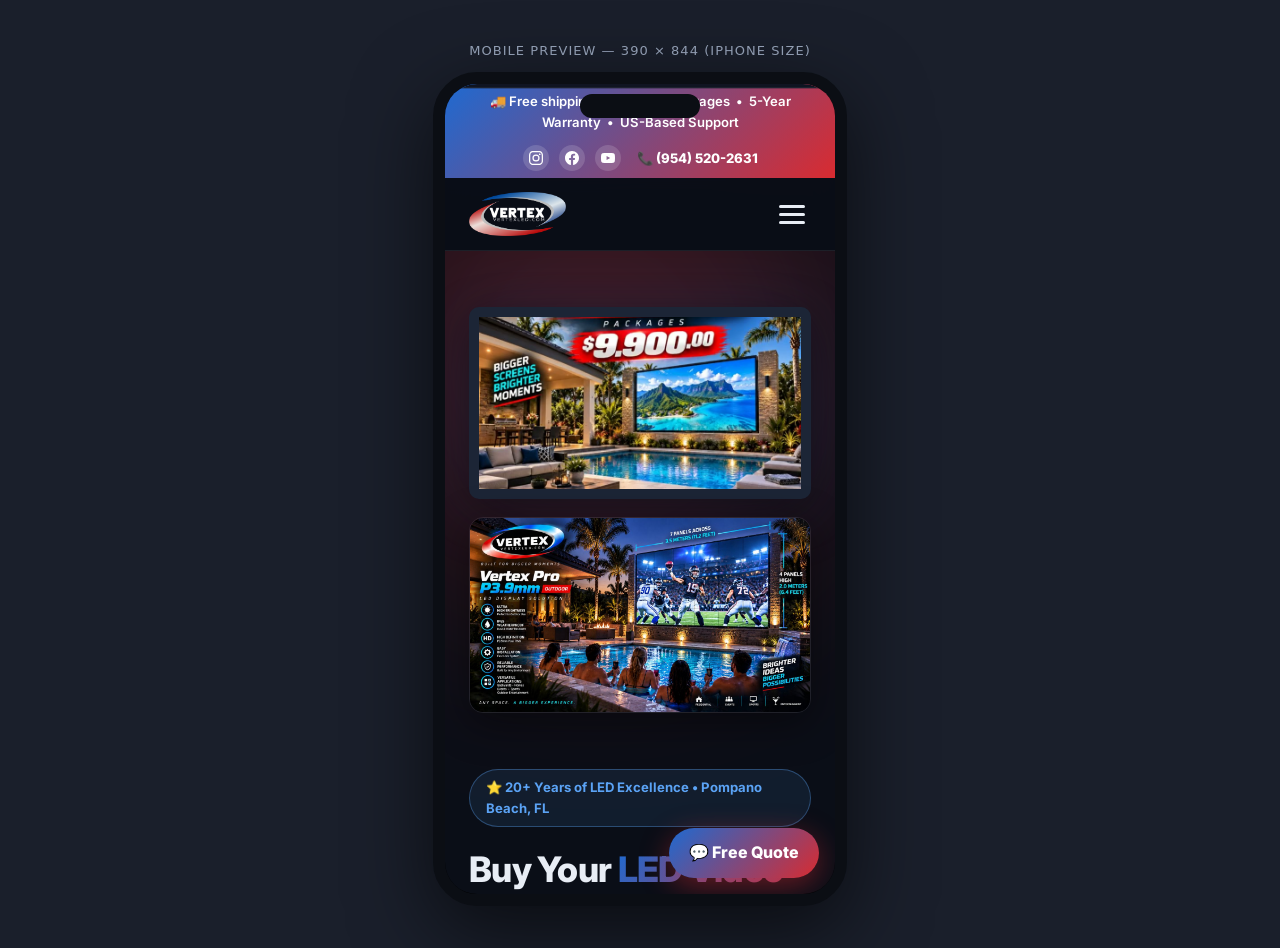
<file: mobile-preview.html>
<!DOCTYPE html>
<html lang="en">
<head>
  <meta charset="UTF-8">
  <meta name="viewport" content="width=device-width, initial-scale=1.0">
  <title>Mobile Preview — VertexLED</title>
  <style>
    body {
      margin: 0;
      min-height: 100vh;
      display: flex;
      flex-direction: column;
      align-items: center;
      justify-content: center;
      gap: 14px;
      background: #1a1f2b;
      font-family: system-ui, sans-serif;
      padding: 24px 0;
    }
    .label { color: #9aa7bd; font-size: 13px; letter-spacing: 0.08em; text-transform: uppercase; }
    .phone {
      width: 390px;
      height: 844px;
      max-height: calc(100vh - 90px);
      border: 12px solid #0b0e14;
      border-radius: 44px;
      overflow: hidden;
      box-shadow: 0 24px 80px rgba(0,0,0,0.6);
      position: relative;
      background: #000;
    }
    .notch {
      position: absolute;
      top: 10px;
      left: 50%;
      transform: translateX(-50%);
      width: 120px;
      height: 24px;
      background: #0b0e14;
      border-radius: 12px;
      z-index: 10;
    }
    iframe { width: 100%; height: 100%; border: 0; }
  </style>
</head>
<body>
  <div class="label">Mobile preview — 390 × 844 (iPhone size)</div>
  <div class="phone">
    <div class="notch"></div>
    <iframe src="/index.html" title="VertexLED mobile preview"></iframe>
  </div>
</body>
</html>
</file>
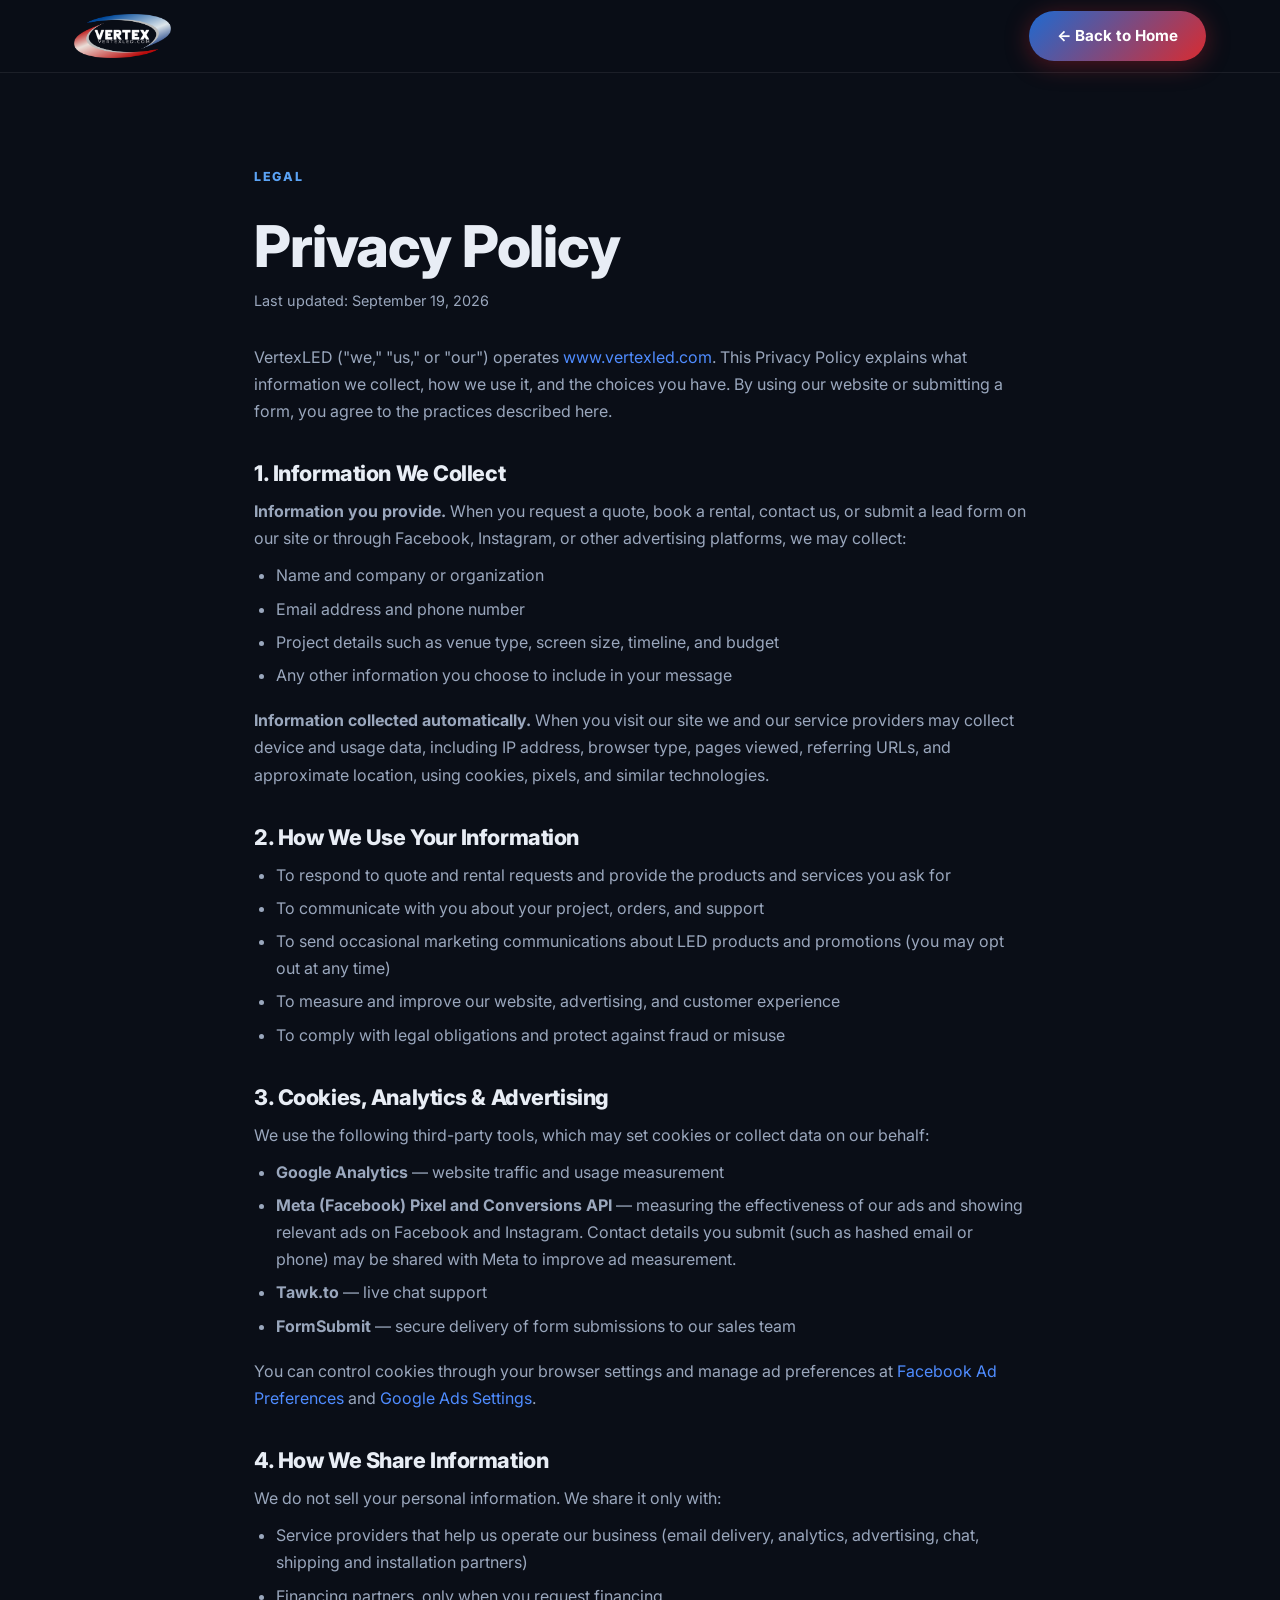
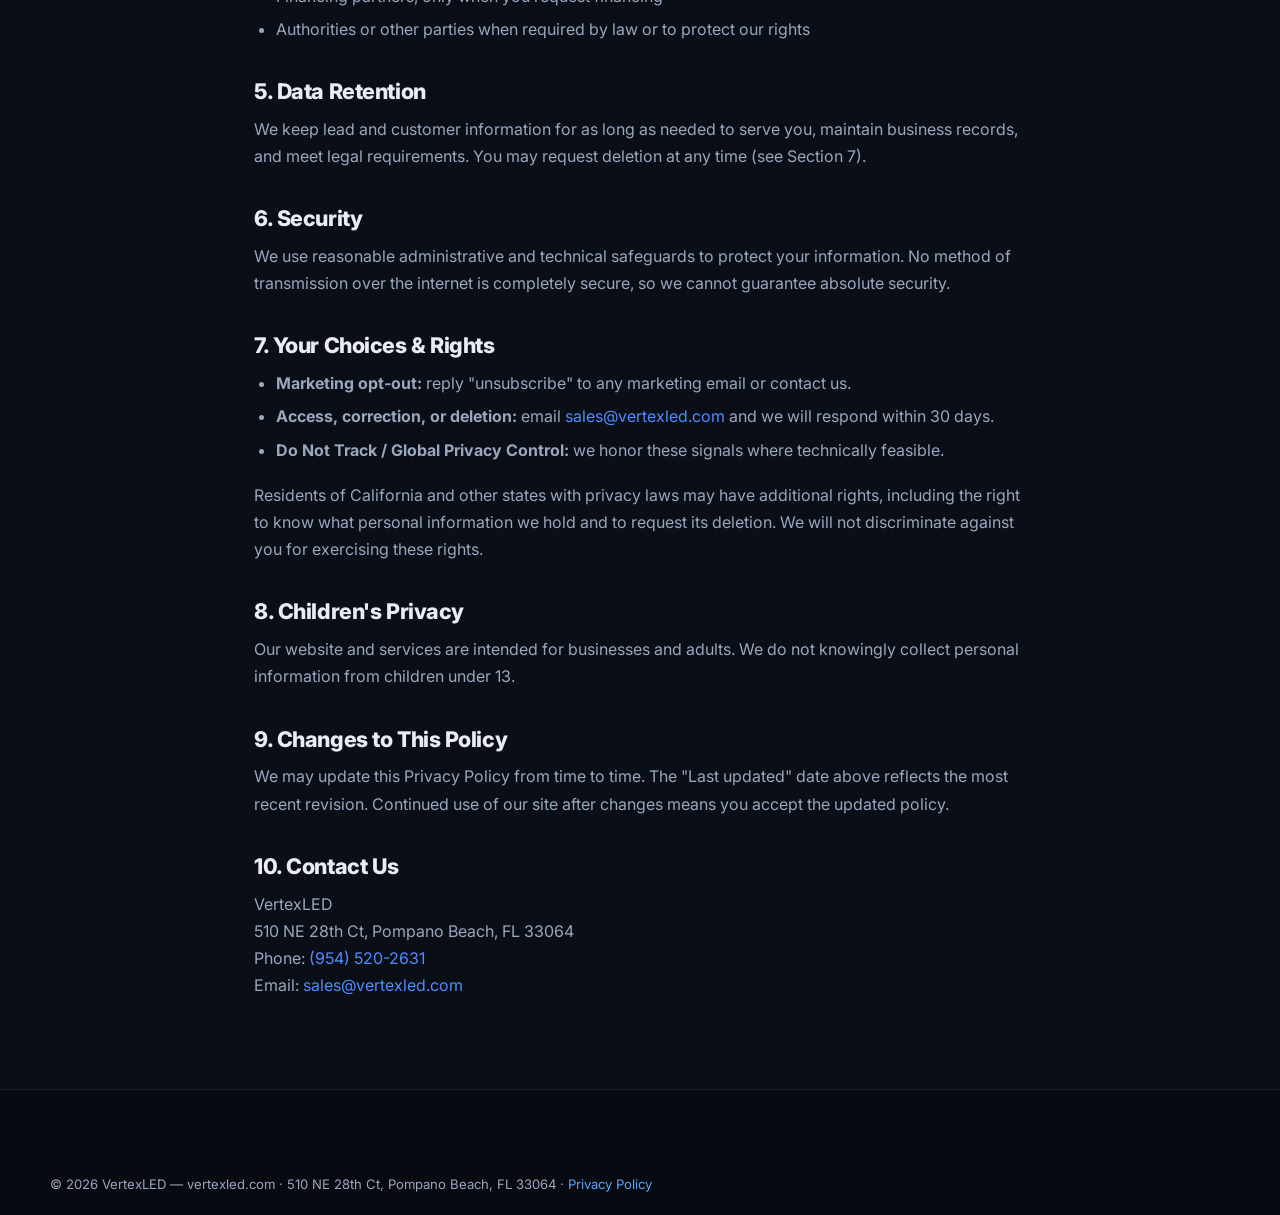
<file: privacy.html>
<!DOCTYPE html>
<html lang="en">
<head>
  <meta charset="UTF-8">
  <meta name="viewport" content="width=device-width, initial-scale=1.0">
  <title>Privacy Policy | VertexLED</title>
  <meta name="description" content="How VertexLED collects, uses, and protects your personal information when you visit vertexled.com or request a quote.">
  <link rel="canonical" href="https://www.vertexled.com/privacy.html">
  <meta name="theme-color" content="#0b0f1a">
  <link rel="icon" type="image/png" href="images/favicon.png">
  <link rel="preconnect" href="https://fonts.googleapis.com">
  <link rel="preconnect" href="https://fonts.gstatic.com" crossorigin>
  <link href="https://fonts.googleapis.com/css2?family=Inter:wght@400;500;600;700;800;900&display=swap" rel="stylesheet">
  <link rel="stylesheet" href="css/styles.css?v=7">
  <style>
    .legal h2 { font-size: 1.35rem; margin: 36px 0 12px; }
    .legal p, .legal li { color: var(--text-dim); line-height: 1.7; }
    .legal ul { padding-left: 22px; margin: 10px 0 18px; }
    .legal li { margin-bottom: 6px; }
    .legal a { color: var(--primary, #4f8cff); }
    .legal .updated { font-size: 0.9rem; color: var(--text-dim); margin-bottom: 30px; }
  </style>
</head>
<body>

  <header class="header" id="header">
    <div class="container header-inner">
      <a href="index.html" class="logo">
        <img src="images/vertex-logo-white.png" alt="Vertex — vertexled.com" class="logo-img">
      </a>
      <nav class="nav">
        <a href="index.html" class="btn btn-primary">← Back to Home</a>
      </nav>
    </div>
  </header>

  <section class="section">
    <div class="container container-narrow legal">
      <span class="section-tag">Legal</span>
      <h1 style="margin: 14px 0 10px;">Privacy Policy</h1>
      <p class="updated">Last updated: September 19, 2026</p>

      <p>VertexLED ("we," "us," or "our") operates <a href="https://www.vertexled.com/">www.vertexled.com</a>. This Privacy Policy explains what information we collect, how we use it, and the choices you have. By using our website or submitting a form, you agree to the practices described here.</p>

      <h2>1. Information We Collect</h2>
      <p><strong>Information you provide.</strong> When you request a quote, book a rental, contact us, or submit a lead form on our site or through Facebook, Instagram, or other advertising platforms, we may collect:</p>
      <ul>
        <li>Name and company or organization</li>
        <li>Email address and phone number</li>
        <li>Project details such as venue type, screen size, timeline, and budget</li>
        <li>Any other information you choose to include in your message</li>
      </ul>
      <p><strong>Information collected automatically.</strong> When you visit our site we and our service providers may collect device and usage data, including IP address, browser type, pages viewed, referring URLs, and approximate location, using cookies, pixels, and similar technologies.</p>

      <h2>2. How We Use Your Information</h2>
      <ul>
        <li>To respond to quote and rental requests and provide the products and services you ask for</li>
        <li>To communicate with you about your project, orders, and support</li>
        <li>To send occasional marketing communications about LED products and promotions (you may opt out at any time)</li>
        <li>To measure and improve our website, advertising, and customer experience</li>
        <li>To comply with legal obligations and protect against fraud or misuse</li>
      </ul>

      <h2>3. Cookies, Analytics &amp; Advertising</h2>
      <p>We use the following third-party tools, which may set cookies or collect data on our behalf:</p>
      <ul>
        <li><strong>Google Analytics</strong> — website traffic and usage measurement</li>
        <li><strong>Meta (Facebook) Pixel and Conversions API</strong> — measuring the effectiveness of our ads and showing relevant ads on Facebook and Instagram. Contact details you submit (such as hashed email or phone) may be shared with Meta to improve ad measurement.</li>
        <li><strong>Tawk.to</strong> — live chat support</li>
        <li><strong>FormSubmit</strong> — secure delivery of form submissions to our sales team</li>
      </ul>
      <p>You can control cookies through your browser settings and manage ad preferences at <a href="https://www.facebook.com/adpreferences" target="_blank" rel="noopener">Facebook Ad Preferences</a> and <a href="https://adssettings.google.com/" target="_blank" rel="noopener">Google Ads Settings</a>.</p>

      <h2>4. How We Share Information</h2>
      <p>We do not sell your personal information. We share it only with:</p>
      <ul>
        <li>Service providers that help us operate our business (email delivery, analytics, advertising, chat, shipping and installation partners)</li>
        <li>Financing partners, only when you request financing</li>
        <li>Authorities or other parties when required by law or to protect our rights</li>
      </ul>

      <h2>5. Data Retention</h2>
      <p>We keep lead and customer information for as long as needed to serve you, maintain business records, and meet legal requirements. You may request deletion at any time (see Section 7).</p>

      <h2>6. Security</h2>
      <p>We use reasonable administrative and technical safeguards to protect your information. No method of transmission over the internet is completely secure, so we cannot guarantee absolute security.</p>

      <h2>7. Your Choices &amp; Rights</h2>
      <ul>
        <li><strong>Marketing opt-out:</strong> reply "unsubscribe" to any marketing email or contact us.</li>
        <li><strong>Access, correction, or deletion:</strong> email <a href="mailto:sales@vertexled.com">sales@vertexled.com</a> and we will respond within 30 days.</li>
        <li><strong>Do Not Track / Global Privacy Control:</strong> we honor these signals where technically feasible.</li>
      </ul>
      <p>Residents of California and other states with privacy laws may have additional rights, including the right to know what personal information we hold and to request its deletion. We will not discriminate against you for exercising these rights.</p>

      <h2>8. Children's Privacy</h2>
      <p>Our website and services are intended for businesses and adults. We do not knowingly collect personal information from children under 13.</p>

      <h2>9. Changes to This Policy</h2>
      <p>We may update this Privacy Policy from time to time. The "Last updated" date above reflects the most recent revision. Continued use of our site after changes means you accept the updated policy.</p>

      <h2>10. Contact Us</h2>
      <p>
        VertexLED<br>
        510 NE 28th Ct, Pompano Beach, FL 33064<br>
        Phone: <a href="tel:9545202631">(954) 520-2631</a><br>
        Email: <a href="mailto:sales@vertexled.com">sales@vertexled.com</a>
      </p>
    </div>
  </section>

  <footer class="footer">
    <div class="container footer-bottom" style="border-top: none;">
      <p>© <span id="year"></span> VertexLED — vertexled.com · 510 NE 28th Ct, Pompano Beach, FL 33064 · <a href="privacy.html">Privacy Policy</a></p>
    </div>
  </footer>

  <script>document.getElementById('year').textContent = new Date().getFullYear();</script>
</body>
</html>
</file>
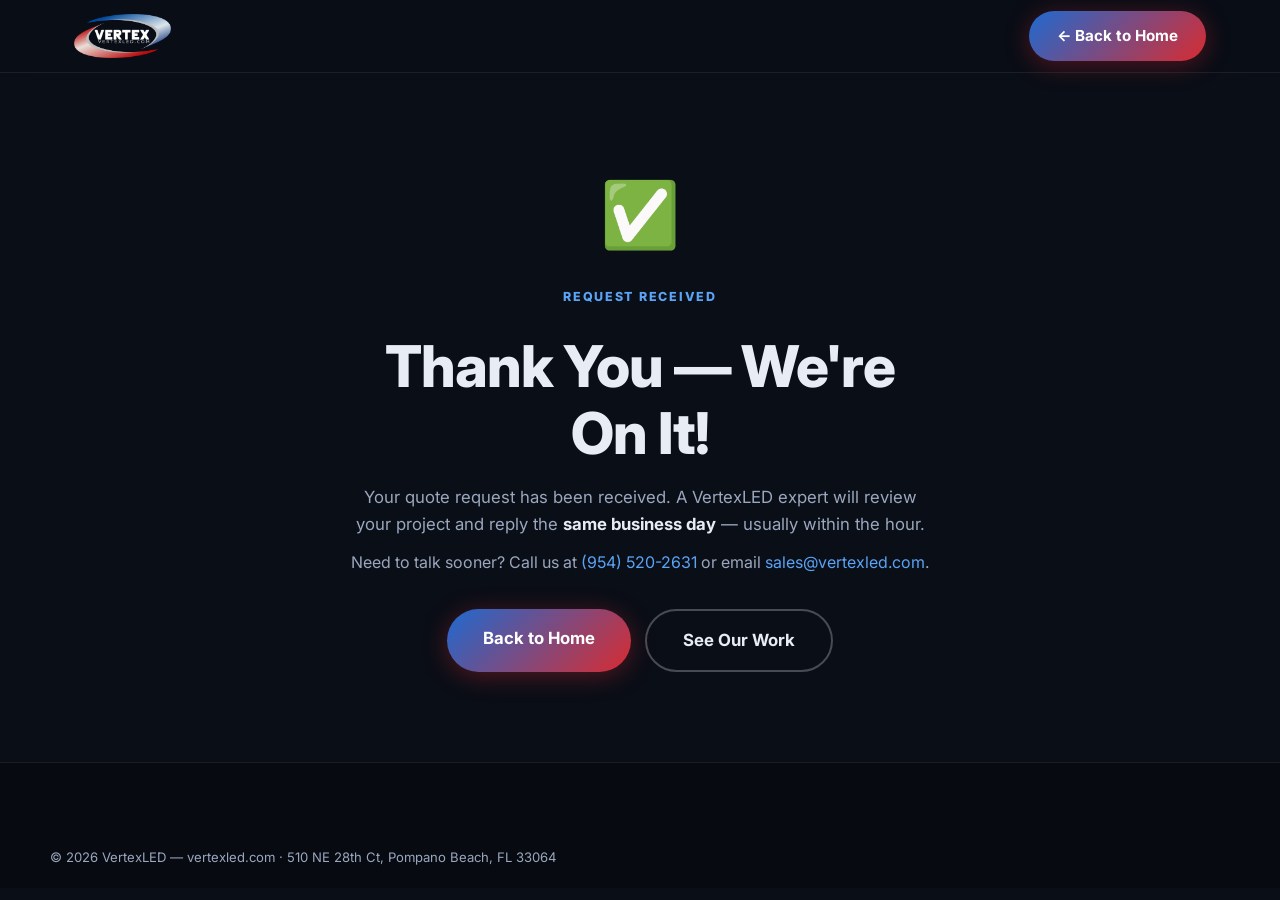
<file: thank-you.html>
<!DOCTYPE html>
<html lang="en">
<head>
  <meta charset="UTF-8">
  <meta name="viewport" content="width=device-width, initial-scale=1.0">
  <!-- Google tag (gtag.js) -->
  <script async src="https://www.googletagmanager.com/gtag/js?id=G-X610D3XMPV"></script>
  <script>
    window.dataLayer = window.dataLayer || [];
    function gtag(){dataLayer.push(arguments);}
    gtag('js', new Date());
    gtag('config', 'G-X610D3XMPV');
  </script>
  <!-- Meta Pixel Code -->
  <script>
  !function(f,b,e,v,n,t,s)
  {if(f.fbq)return;n=f.fbq=function(){n.callMethod?
  n.callMethod.apply(n,arguments):n.queue.push(arguments)};
  if(!f._fbq)f._fbq=n;n.push=n;n.loaded=!0;n.version='2.0';
  n.queue=[];t=b.createElement(e);t.async=!0;
  t.src=v;s=b.getElementsByTagName(e)[0];
  s.parentNode.insertBefore(t,s)}(window, document,'script',
  'https://connect.facebook.net/en_US/fbevents.js');
  // Advanced Matching: hashed by the pixel, forwarded server-side via Conversions API Gateway
  var vxLead = {};
  try { vxLead = JSON.parse(sessionStorage.getItem('vx_lead') || '{}'); sessionStorage.removeItem('vx_lead'); } catch (e) {}
  var vxMatch = {};
  if (vxLead.em) vxMatch.em = vxLead.em;
  if (vxLead.ph) vxMatch.ph = vxLead.ph;
  if (vxLead.fn) vxMatch.fn = vxLead.fn;
  if (vxLead.ln) vxMatch.ln = vxLead.ln;
  fbq('init', '1736137154309092', vxMatch);
  fbq('track', 'PageView');
  // eventID lets Meta deduplicate the browser event against the CAPI Gateway copy
  fbq('track', 'Lead',
    { content_name: vxLead.product || 'LED quote request', content_category: 'Quote Request' },
    { eventID: vxLead.eid || ('lead_' + Date.now()) });
  </script>
  <noscript><img height="1" width="1" style="display:none"
  src="https://www.facebook.com/tr?id=1736137154309092&ev=PageView&noscript=1"
  /></noscript>
  <!-- End Meta Pixel Code -->
  <title>Request Received | VertexLED</title>
  <meta name="description" content="Your quote request has been received. A VertexLED expert will reply the same business day.">
  <meta name="robots" content="noindex">
  <link rel="canonical" href="https://www.vertexled.com/thank-you.html">
  <link rel="icon" type="image/png" href="images/favicon.png">
  <link rel="preconnect" href="https://fonts.googleapis.com">
  <link rel="preconnect" href="https://fonts.gstatic.com" crossorigin>
  <link href="https://fonts.googleapis.com/css2?family=Inter:wght@400;500;600;700;800;900&display=swap" rel="stylesheet">
  <link rel="stylesheet" href="css/styles.css?v=5">
</head>
<body>

  <header class="header" id="header">
    <div class="container header-inner">
      <a href="index.html" class="logo">
        <img src="images/vertex-logo-white.png" alt="Vertex — vertexled.com" class="logo-img">
      </a>
      <nav class="nav">
        <a href="index.html" class="btn btn-primary">← Back to Home</a>
      </nav>
    </div>
  </header>

  <section class="section" style="min-height: 60vh; display: flex; align-items: center;">
    <div class="container" style="text-align: center; max-width: 640px;">
      <div style="font-size: 4rem; margin-bottom: 18px;">✅</div>
      <span class="section-tag">Request Received</span>
      <h1 style="margin: 14px 0 18px;">Thank You — We're On It!</h1>
      <p style="color: var(--text-dim); font-size: 1.05rem; margin-bottom: 12px;">
        Your quote request has been received. A VertexLED expert will review your project
        and reply the <strong style="color: var(--text);">same business day</strong> — usually within the hour.
      </p>
      <p style="color: var(--text-dim); margin-bottom: 34px;">
        Need to talk sooner? Call us at <a href="tel:9545202631">(954) 520-2631</a>
        or email <a href="mailto:sales@vertexled.com">sales@vertexled.com</a>.
      </p>
      <div style="display: flex; gap: 14px; justify-content: center; flex-wrap: wrap;">
        <a href="index.html" class="btn btn-primary btn-lg">Back to Home</a>
        <a href="index.html#gallery" class="btn btn-outline btn-lg">See Our Work</a>
      </div>
    </div>
  </section>

  <footer class="footer">
    <div class="container footer-bottom" style="border-top: none;">
      <p>© <span id="year"></span> VertexLED — vertexled.com · 510 NE 28th Ct, Pompano Beach, FL 33064</p>
    </div>
  </footer>

  <script>document.getElementById('year').textContent = new Date().getFullYear();</script>
  <!--Start of Tawk.to Script-->
  <script type="text/javascript">
  var Tawk_API=Tawk_API||{}, Tawk_LoadStart=new Date();
  (function(){
  var s1=document.createElement("script"),s0=document.getElementsByTagName("script")[0];
  s1.async=true;
  s1.src='https://embed.tawk.to/6aa44b0a1e12513447b80a0f/1k28sa8af';
  s1.charset='UTF-8';
  s1.setAttribute('crossorigin','*');
  s0.parentNode.insertBefore(s1,s0);
  })();
  </script>
  <!--End of Tawk.to Script-->
</body>
</html>
</file>
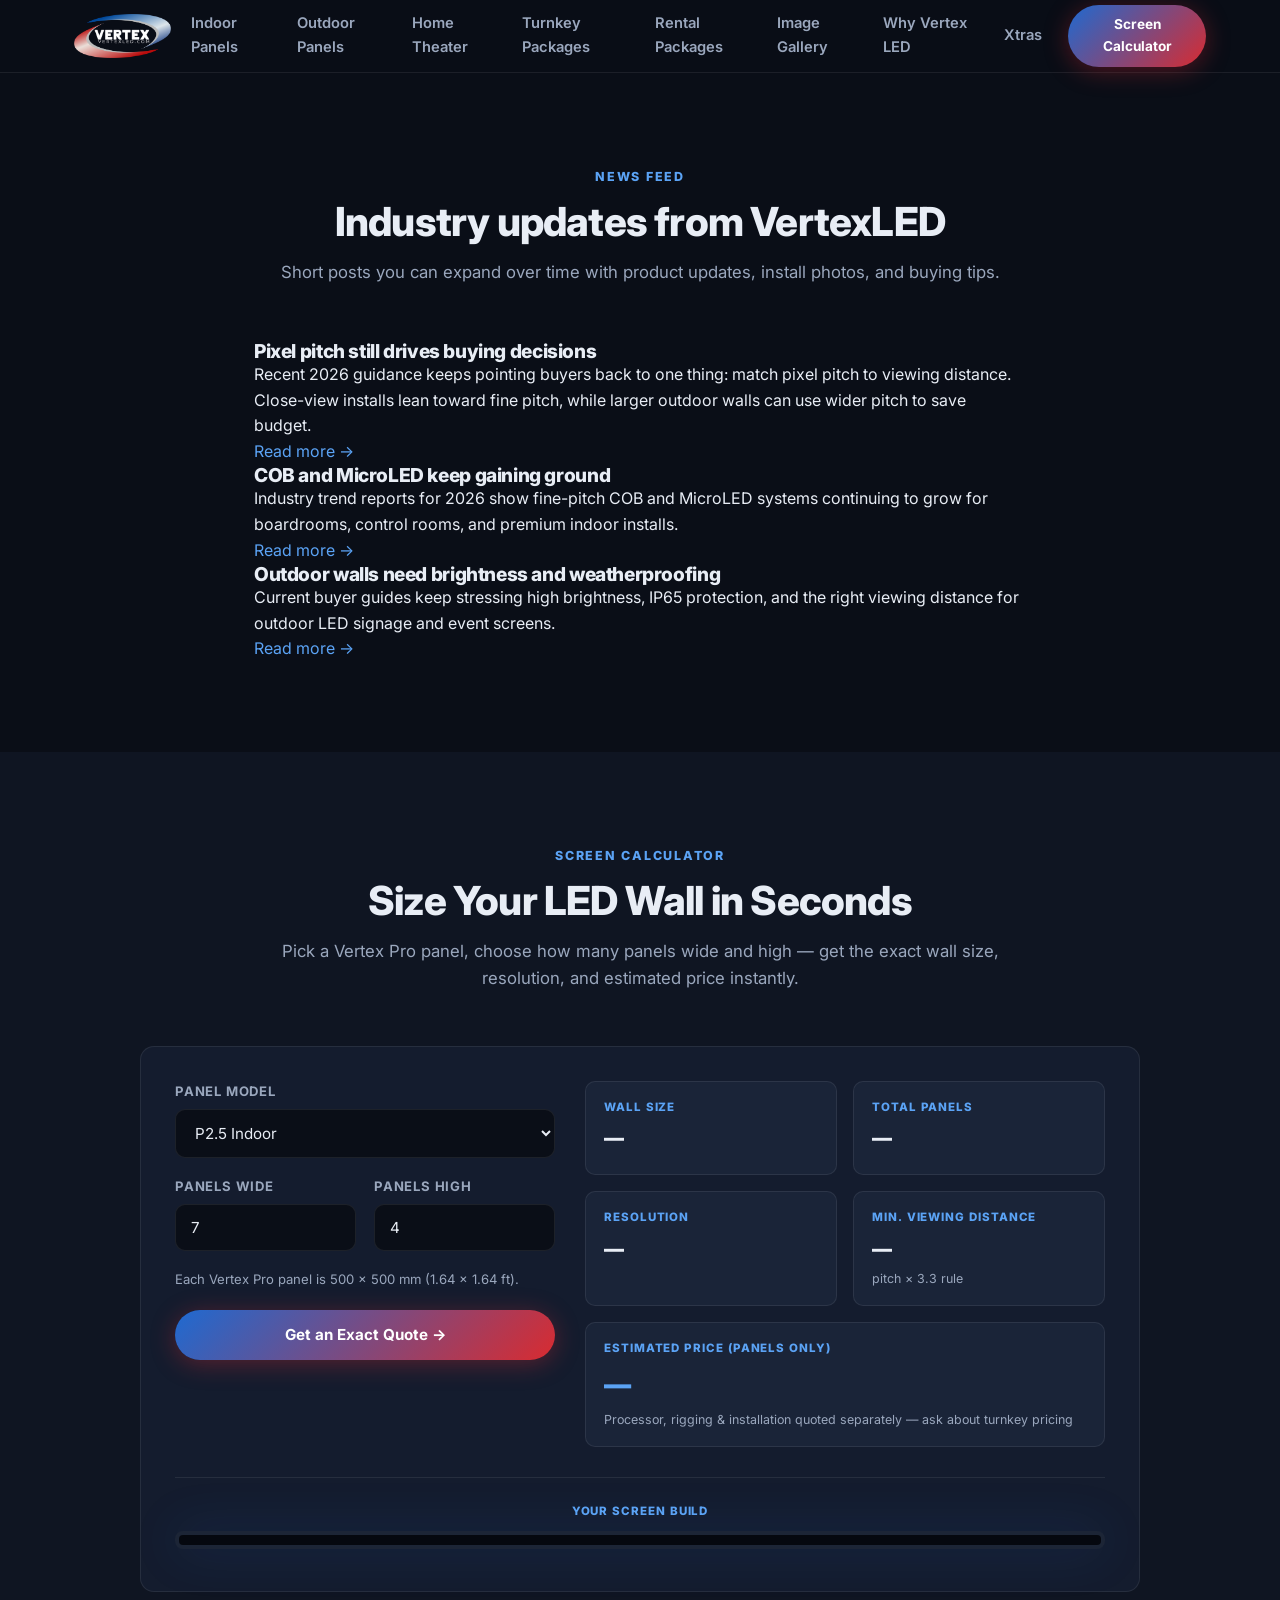
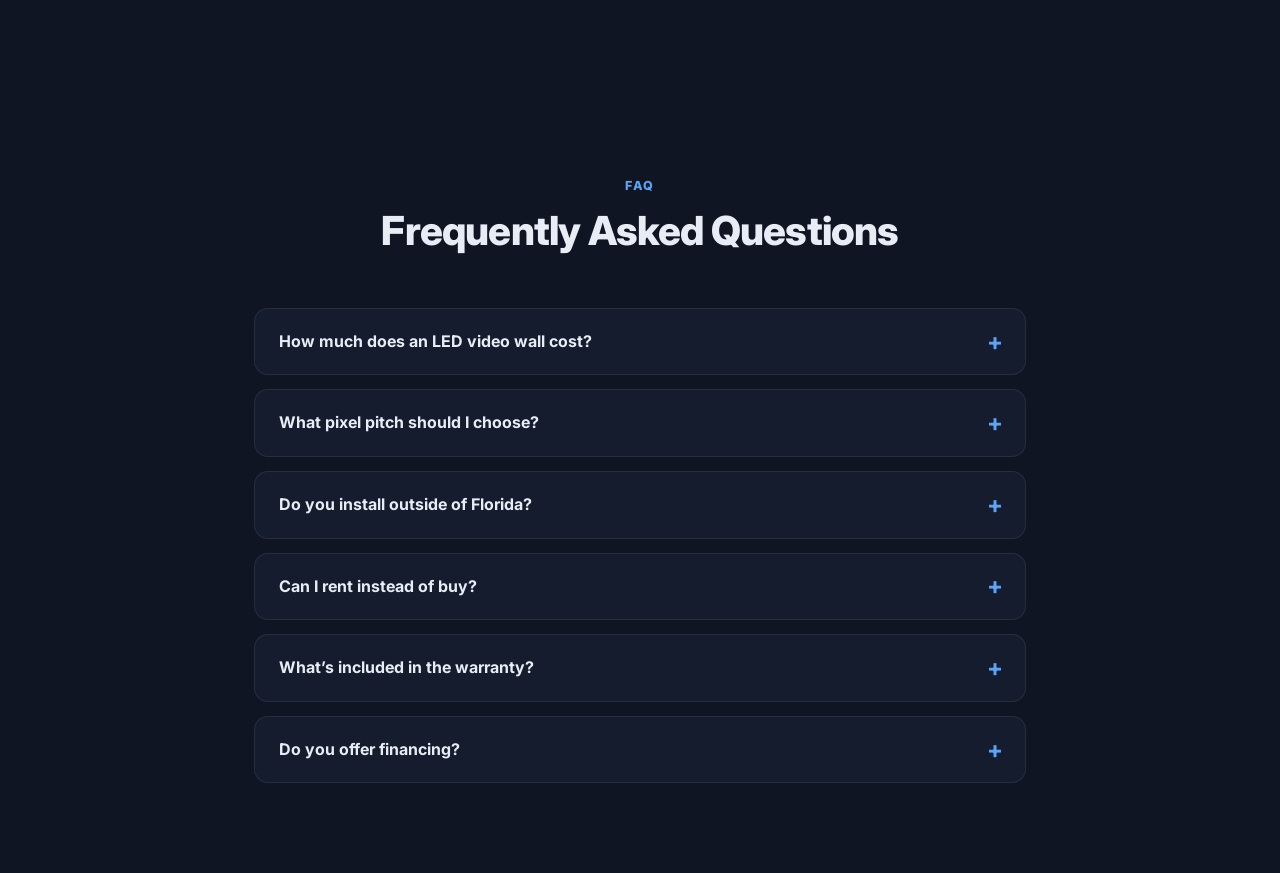
<file: xtras.html>
<!DOCTYPE html>
<html lang="en">
<head>
  <meta charset="UTF-8">
  <meta name="viewport" content="width=device-width, initial-scale=1.0">
  <!-- Google tag (gtag.js) -->
  <script async src="https://www.googletagmanager.com/gtag/js?id=G-X610D3XMPV" fetchpriority="low"></script>
  <script>
    window.dataLayer = window.dataLayer || [];
    function gtag(){dataLayer.push(arguments);}
    gtag('js', new Date());
    gtag('config', 'G-X610D3XMPV');
  </script>
  <!-- Meta Pixel Code -->
  <script>
  !function(f,b,e,v,n,t,s)
  {if(f.fbq)return;n=f.fbq=function(){n.callMethod?
  n.callMethod.apply(n,arguments):n.queue.push(arguments)};
  if(!f._fbq)f._fbq=n;n.push=n;n.loaded=!0;n.version='2.0';
  n.queue=[];t=b.createElement(e);t.async=!0;
  t.src=v;s=b.getElementsByTagName(e)[0];
  s.parentNode.insertBefore(t,s)}(window, document,'script',
  'https://connect.facebook.net/en_US/fbevents.js');
  fbq('init', '1736137154309092');
  fbq('track', 'PageView');
  </script>
  <noscript><img height="1" width="1" style="display:none"
  src="https://www.facebook.com/tr?id=1736137154309092&ev=PageView&noscript=1"
  /></noscript>
  <!-- End Meta Pixel Code -->
  <title>Xtras | VertexLED</title>
  <meta name="description" content="VertexLED news, industry updates, FAQs, and the LED wall screen calculator.">
  <link rel="canonical" href="https://www.vertexled.com/xtras.html">
  <meta name="robots" content="index,follow">
  <link rel="icon" type="image/png" href="images/favicon.png">
  <link rel="preconnect" href="https://fonts.googleapis.com">
  <link rel="preconnect" href="https://fonts.gstatic.com" crossorigin>
  <link href="https://fonts.googleapis.com/css2?family=Inter:wght@400;500;600;700;800;900&display=swap" rel="stylesheet">
  <link rel="stylesheet" href="css/styles.css?v=7">
</head>
<body>
  <header class="header" id="header">
    <div class="container header-inner">
      <a href="index.html" class="logo">
        <img src="images/vertex-logo-white.png" alt="Vertex — vertexled.com" class="logo-img">
      </a>
      <nav class="nav" id="nav">
        <a href="index.html#indoor">Indoor Panels</a>
        <a href="index.html#outdoor">Outdoor Panels</a>
        <a href="index.html#home-theater">Home Theater</a>
        <a href="index.html#packages">Turnkey Packages</a>
        <a href="index.html#rental">Rental Packages</a>
        <a href="index.html#gallery">Image Gallery</a>
        <a href="index.html#why-us">Why Vertex LED</a>
        <a href="xtras.html">Xtras</a>
        <a href="#calculator" class="btn btn-primary btn-sm">Screen Calculator</a>
      </nav>
      <button class="nav-toggle" id="navToggle" aria-label="Toggle navigation">
        <span></span><span></span><span></span>
      </button>
    </div>
  </header>

  <main>
    <section class="section" id="news">
      <div class="container container-narrow">
        <div class="section-head">
          <span class="section-tag">News Feed</span>
          <h2>Industry updates from VertexLED</h2>
          <p>Short posts you can expand over time with product updates, install photos, and buying tips.</p>
        </div>
        <div class="article-list">
          <article class="article-card">
            <h3>Pixel pitch still drives buying decisions</h3>
            <p>Recent 2026 guidance keeps pointing buyers back to one thing: match pixel pitch to viewing distance. Close-view installs lean toward fine pitch, while larger outdoor walls can use wider pitch to save budget.</p>
            <p><a href="https://www.unit-led.com/led-display-pixel-pitch" target="_blank" rel="noopener">Read more →</a></p>
          </article>
          <article class="article-card">
            <h3>COB and MicroLED keep gaining ground</h3>
            <p>Industry trend reports for 2026 show fine-pitch COB and MicroLED systems continuing to grow for boardrooms, control rooms, and premium indoor installs.</p>
            <p><a href="https://www.ryhamled.com/led-displays-blogs/top-8-led-display-trends-from-infocomm-2026/" target="_blank" rel="noopener">Read more →</a></p>
          </article>
          <article class="article-card">
            <h3>Outdoor walls need brightness and weatherproofing</h3>
            <p>Current buyer guides keep stressing high brightness, IP65 protection, and the right viewing distance for outdoor LED signage and event screens.</p>
            <p><a href="https://eventstecnology.com/blog/outdoor-led-video-wall-guide-2026" target="_blank" rel="noopener">Read more →</a></p>
          </article>
        </div>
      </div>
    </section>

    <section class="section section-alt" id="calculator">
      <div class="container">
        <div class="section-head">
          <span class="section-tag">Screen Calculator</span>
          <h2>Size Your LED Wall in Seconds</h2>
          <p>Pick a Vertex Pro panel, choose how many panels wide and high — get the exact wall size, resolution, and estimated price instantly.</p>
        </div>
        <div class="calc-card">
          <div class="calc-form">
            <div class="form-field">
              <label for="calcModel">Panel model</label>
              <select id="calcModel">
                <option value="p19i">P1.9 Indoor</option>
                <option value="p25i" selected>P2.5 Indoor</option>
                <option value="p29i">P2.9 Indoor</option>
                <option value="p39i">P3.9 Indoor</option>
                <option value="p29o">P2.9 Outdoor</option>
                <option value="p39o">P3.9 Outdoor</option>
                <option value="ht12">Home Theater P1.2</option>
                <option value="ht19">Home Theater P1.9</option>
                <option value="ht25">Home Theater P2.5</option>
              </select>
            </div>
            <div class="form-row">
              <div class="form-field">
                <label for="calcW">Panels wide</label>
                <input type="number" id="calcW" min="1" max="40" value="7">
              </div>
              <div class="form-field">
                <label for="calcH">Panels high</label>
                <input type="number" id="calcH" min="1" max="20" value="4">
              </div>
            </div>
            <p class="calc-note" id="calcPanelNote">Each Vertex Pro panel is 500 × 500 mm (1.64 × 1.64 ft).</p>
            <a href="index.html#quote" class="btn btn-primary btn-block" id="calcQuoteBtn" data-product="Custom LED Wall">Get an Exact Quote →</a>
          </div>
          <div class="calc-results">
            <div class="calc-stat"><span class="calc-label">Wall size</span><strong id="calcSize">—</strong><span class="calc-sub" id="calcSizeM"></span></div>
            <div class="calc-stat"><span class="calc-label">Total panels</span><strong id="calcCount">—</strong><span class="calc-sub" id="calcRatio"></span></div>
            <div class="calc-stat"><span class="calc-label">Resolution</span><strong id="calcRes">—</strong><span class="calc-sub" id="calcPixels"></span></div>
            <div class="calc-stat"><span class="calc-label">Min. viewing distance</span><strong id="calcView">—</strong><span class="calc-sub">pitch × 3.3 rule</span></div>
            <div class="calc-stat calc-stat-wide"><span class="calc-label">Estimated price (panels only)</span><strong id="calcPrice" class="calc-price">—</strong><span class="calc-sub">Processor, rigging &amp; installation quoted separately — ask about turnkey pricing</span></div>
          </div>
          <div class="calc-preview-wrap">
            <span class="calc-label">Your screen build</span>
            <div class="calc-preview" id="calcPreview"></div>
            <span class="calc-sub" id="calcPreviewLabel"></span>
          </div>
        </div>
      </div>
    </section>

    <section class="section section-alt" id="faq">
      <div class="container container-narrow">
        <div class="section-head">
          <span class="section-tag">FAQ</span>
          <h2>Frequently Asked Questions</h2>
        </div>
        <div class="faq-list">
          <details class="faq-item"><summary>How much does an LED video wall cost?</summary><p>Pricing depends on size, pixel pitch, and indoor/outdoor rating. Complete turnkey indoor walls start around $14,900 installed.</p></details>
          <details class="faq-item"><summary>What pixel pitch should I choose?</summary><p>Multiply the pitch by roughly 3.3 to get the minimum comfortable viewing distance in feet.</p></details>
          <details class="faq-item"><summary>Do you install outside of Florida?</summary><p>Yes — we deliver and install nationwide.</p></details>
          <details class="faq-item"><summary>Can I rent instead of buy?</summary><p>Absolutely. We maintain a large rental inventory for events of every size.</p></details>
          <details class="faq-item"><summary>What’s included in the warranty?</summary><p>All new screens include a 5-year manufacturer warranty covering panels, power supplies, and receiving cards.</p></details>
          <details class="faq-item"><summary>Do you offer financing?</summary><p>Yes. We offer flexible financing options for businesses, churches, and nonprofits.</p></details>
        </div>
      </div>
    </section>
  </main>

  <script src="js/main.js"></script>
</body>
</html>
</file>
<file: css/styles.css>
/* ============ VERTEXLED — STYLES ============ */
:root {
  --bg: #0a0e17;
  --bg-alt: #0f1522;
  --surface: #141c2e;
  --surface-2: #1a2438;
  --border: rgba(255, 255, 255, 0.08);
  --text: #e8edf5;
  --text-dim: #9aa7bd;
  --accent: #5ba3f5;
  --accent-2: #e03a3e;
  --gradient: linear-gradient(135deg, #1e6ad1 0%, #d92b30 100%);
  --radius: 14px;
  --shadow: 0 10px 40px rgba(0, 0, 0, 0.45);
  --container: 1180px;
}

* { margin: 0; padding: 0; box-sizing: border-box; }

html { scroll-behavior: smooth; scroll-padding-top: 90px; }

body {
  font-family: 'Inter', system-ui, -apple-system, sans-serif;
  background: var(--bg);
  color: var(--text);
  line-height: 1.6;
  -webkit-font-smoothing: antialiased;
}

.container { max-width: var(--container); margin: 0 auto; padding: 0 24px; }
.container-narrow { max-width: 820px; }

h1, h2, h3, h4 { line-height: 1.15; font-weight: 800; letter-spacing: -0.02em; }
h1 { font-size: clamp(2.2rem, 5vw, 3.6rem); }
h2 { font-size: clamp(1.7rem, 3.5vw, 2.5rem); }
h3 { font-size: 1.2rem; }

a { color: var(--accent); text-decoration: none; }

.gradient-text {
  background: var(--gradient);
  -webkit-background-clip: text;
  background-clip: text;
  -webkit-text-fill-color: transparent;
}

/* ============ BUTTONS ============ */
.btn {
  display: inline-block;
  font-weight: 700;
  border-radius: 999px;
  padding: 13px 28px;
  transition: transform 0.15s ease, box-shadow 0.15s ease, background 0.15s ease;
  border: none;
  cursor: pointer;
  font-size: 0.95rem;
  text-align: center;
  font-family: inherit;
}
.btn-primary {
  background: var(--gradient);
  color: #fff;
  box-shadow: 0 4px 24px rgba(217, 43, 48, 0.35);
}
.btn-primary:hover { transform: translateY(-2px); box-shadow: 0 8px 32px rgba(217, 43, 48, 0.5); }
.btn-outline {
  background: transparent;
  color: var(--text);
  border: 2px solid rgba(255, 255, 255, 0.25);
}
.btn-outline:hover { border-color: var(--accent); color: var(--accent); transform: translateY(-2px); }
.btn-sm { padding: 9px 20px; font-size: 0.85rem; }
.btn-lg { padding: 16px 36px; font-size: 1.05rem; }
.btn-block { display: block; width: 100%; }

/* ============ TOPBAR ============ */
.topbar {
  background: var(--gradient);
  color: #fff;
  font-size: 0.82rem;
  font-weight: 600;
  padding: 7px 0;
}
.topbar-inner { display: flex; justify-content: space-between; align-items: center; gap: 12px; flex-wrap: wrap; }
.topbar-right { display: flex; align-items: center; gap: 16px; }
.topbar-phone { color: #fff; font-weight: 800; white-space: nowrap; }

/* ============ SOCIAL BAR ============ */
.social-bar { display: flex; align-items: center; gap: 10px; }
.social-link {
  display: inline-flex;
  align-items: center;
  justify-content: center;
  width: 26px;
  height: 26px;
  border-radius: 50%;
  color: #fff;
  background: rgba(255, 255, 255, 0.15);
  transition: background 0.15s ease, transform 0.15s ease, color 0.15s ease;
}
.social-link svg { width: 14px; height: 14px; }
.social-link:hover { background: rgba(255, 255, 255, 0.3); transform: translateY(-1px); }
.social-bar-footer { margin-top: 18px; }
.social-bar-footer .social-link {
  width: 38px;
  height: 38px;
  color: var(--text-dim);
  background: var(--surface);
  border: 1px solid var(--border);
}
.social-bar-footer .social-link svg { width: 18px; height: 18px; }
.social-bar-footer .social-link:hover { color: #fff; background: var(--surface-2); border-color: var(--accent); }

/* ============ HEADER ============ */
.header {
  position: sticky;
  top: 0;
  z-index: 100;
  background: rgba(10, 14, 23, 0.92);
  backdrop-filter: blur(14px);
  border-bottom: 1px solid var(--border);
}
.header-inner { display: flex; align-items: center; justify-content: space-between; height: 72px; gap: 20px; }
.logo { display: flex; align-items: center; gap: 10px; }
.logo-img { height: 44px; width: auto; display: block; }
.logo-text { font-size: 1.35rem; font-weight: 900; letter-spacing: 0.03em; color: var(--text); }
.logo-accent { color: var(--accent); }
.nav { display: flex; align-items: center; gap: 26px; }
.nav a:not(.btn) {
  color: var(--text-dim);
  font-weight: 600;
  font-size: 0.92rem;
  transition: color 0.15s;
}
.nav a:not(.btn):hover { color: var(--accent); }
.nav-toggle { display: none; background: none; border: none; cursor: pointer; flex-direction: column; gap: 5px; padding: 6px; }
.nav-toggle span { width: 26px; height: 3px; background: var(--text); border-radius: 2px; transition: 0.2s; }

/* ============ HERO ============ */
.hero { position: relative; overflow: hidden; padding: 90px 0 70px; }

.hero-glow {
  position: absolute;
  border-radius: 50%;
  filter: blur(120px);
  opacity: 0.25;
  pointer-events: none;
}
.hero-glow-1 { width: 500px; height: 500px; background: var(--accent-2); top: -150px; left: -100px; }
.hero-glow-2 { width: 450px; height: 450px; background: var(--accent); bottom: -180px; right: -80px; }
.hero-inner {
  position: relative;
  display: grid;
  grid-template-columns: 1.1fr 0.9fr;
  gap: 56px;
  align-items: center;
}
.hero-badge {
  display: inline-block;
  background: rgba(91, 163, 245, 0.1);
  border: 1px solid rgba(91, 163, 245, 0.35);
  color: var(--accent);
  font-size: 0.82rem;
  font-weight: 700;
  padding: 7px 16px;
  border-radius: 999px;
  margin-bottom: 22px;
}
.hero-sub { color: var(--text-dim); font-size: 1.15rem; margin: 20px 0 30px; max-width: 560px; }
.hero-cta { display: flex; gap: 14px; flex-wrap: wrap; }
.hero-stats { display: flex; gap: 38px; margin-top: 44px; flex-wrap: wrap; }
.stat strong { display: block; font-size: 1.6rem; font-weight: 900; color: var(--accent); }
.stat span { color: var(--text-dim); font-size: 0.85rem; }

/* LED screen mockup (hero video frame) */
.led-screen-mock {
  background: #05080f;
  border: 10px solid #1c2536;
  border-radius: 10px;
  box-shadow: var(--shadow), 0 0 80px rgba(33, 104, 209, 0.18);
  overflow: hidden;
  aspect-ratio: 16 / 9;
}
.led-screen-mock video {
  display: block;
  width: 100%;
  height: 100%;
  object-fit: cover;
}
.led-screen-caption {
  text-align: center;
  font-size: 0.72rem;
  color: var(--text-dim);
  padding: 8px;
  border-top: 1px solid var(--border);
  letter-spacing: 0.06em;
  text-transform: uppercase;
}
.hero-banner {
  display: block;
  width: 100%;
  aspect-ratio: 1200 / 686;
  object-fit: cover;
  margin-top: 18px;
  border-radius: var(--radius);
  border: 1px solid var(--border);
  box-shadow: var(--shadow);
}

/* ============ TRUST STRIP ============ */
.trust-strip { background: var(--bg-alt); border-block: 1px solid var(--border); padding: 18px 0; }
.trust-inner { display: flex; justify-content: space-between; gap: 18px; flex-wrap: wrap; }
.trust-item { font-size: 0.88rem; font-weight: 600; color: var(--text-dim); }

/* ============ SECTIONS ============ */
.section { padding: 90px 0; }
.section-alt { background: var(--bg-alt); }
.section-head { text-align: center; max-width: 720px; margin: 0 auto 54px; }
.section-head p { color: var(--text-dim); margin-top: 14px; font-size: 1.05rem; }
.section-tag {
  display: inline-block;
  color: var(--accent);
  font-size: 0.78rem;
  font-weight: 800;
  text-transform: uppercase;
  letter-spacing: 0.14em;
  margin-bottom: 12px;
}
.section-note { text-align: center; color: var(--text-dim); margin-top: 36px; }

/* ============ PRODUCT CARDS ============ */
.product-grid, .package-grid {
  display: grid;
  grid-template-columns: repeat(3, 1fr);
  gap: 26px;
}
.product-grid-4 { grid-template-columns: repeat(4, 1fr); gap: 20px; }
.product-grid-2 { grid-template-columns: repeat(2, 1fr); max-width: 780px; margin: 0 auto; }
.outdoor-grid { grid-template-columns: repeat(3, 1fr); }
.video-card {
  position: relative;
  background: var(--surface);
  border: 1px solid var(--border);
  border-radius: var(--radius);
  overflow: hidden;
}
.video-card video { width: 100%; height: 100%; object-fit: cover; display: block; }
.product-card, .package-card {
  position: relative;
  background: var(--surface);
  border: 1px solid var(--border);
  border-radius: var(--radius);
  overflow: hidden;
  transition: transform 0.2s ease, border-color 0.2s ease, box-shadow 0.2s ease;
}
.product-card:hover, .package-card:hover {
  transform: translateY(-6px);
  border-color: rgba(91, 163, 245, 0.45);
  box-shadow: 0 16px 50px rgba(0, 0, 0, 0.5);
}
.product-card.featured, .package-card.featured { border-color: rgba(224, 58, 62, 0.55); }
.best-seller {
  position: absolute;
  top: 14px;
  right: 14px;
  z-index: 2;
  background: var(--gradient);
  color: #fff;
  font-size: 0.72rem;
  font-weight: 800;
  padding: 5px 12px;
  border-radius: 999px;
}
.product-visual {
  aspect-ratio: 16 / 8;
  display: flex;
  align-items: center;
  justify-content: center;
  position: relative;
}
.product-photo { aspect-ratio: 1 / 1; overflow: hidden; }
.product-photo img { width: 100%; height: 100%; object-fit: cover; display: block; }
.pitch-label {
  font-size: 2.6rem;
  font-weight: 900;
  color: #fff;
  text-shadow: 0 2px 20px rgba(0, 0, 0, 0.6);
  letter-spacing: -0.02em;
}
.pitch-fine  { background: radial-gradient(circle at 30% 30%, #14395c, #0a1626 70%), repeating-conic-gradient(#0e2036 0% 25%, #12283f 0% 50%); background-blend-mode: overlay; }
.pitch-mid   { background: radial-gradient(circle at 60% 40%, #113a5f, #0a1626 75%); }
.pitch-wide  { background: radial-gradient(circle at 45% 60%, #0f3050, #0a1626 75%); }
.pitch-fine::after, .pitch-mid::after, .pitch-wide::after,
.outdoor-1::after, .outdoor-2::after, .outdoor-3::after {
  content: "";
  position: absolute;
  inset: 0;
  background-image: radial-gradient(rgba(91, 163, 245, 0.4) 1px, transparent 1.5px);
  background-size: 10px 10px;
  opacity: 0.5;
}
.pitch-mid::after { background-size: 14px 14px; }
.pitch-wide::after { background-size: 20px 20px; }
.outdoor-1 { background: linear-gradient(160deg, #123a5a 0%, #0a1626 80%); }
.outdoor-2 { background: linear-gradient(200deg, #0f4468 0%, #0a1626 85%); }
.outdoor-3 { background: linear-gradient(140deg, #0d3350 0%, #0a1626 80%); }
.outdoor-1::after { background-size: 12px 12px; background-image: radial-gradient(rgba(224, 58, 62, 0.4) 1px, transparent 1.5px); }
.outdoor-2::after { background-size: 16px 16px; background-image: radial-gradient(rgba(224, 58, 62, 0.4) 1px, transparent 1.5px); }
.outdoor-3::after { background-size: 22px 22px; background-image: radial-gradient(rgba(224, 58, 62, 0.4) 1px, transparent 1.5px); }

.product-body { padding: 24px; }
.product-body h3 { margin-bottom: 14px; }
.product-body ul { list-style: none; margin-bottom: 20px; }
.product-body li {
  color: var(--text-dim);
  font-size: 0.9rem;
  padding: 5px 0 5px 22px;
  position: relative;
}
.product-body li::before { content: "•"; color: var(--accent); position: absolute; left: 6px; }
.product-footer { display: flex; align-items: center; justify-content: space-between; gap: 12px; }
.price { color: var(--text-dim); font-size: 0.85rem; }
.price strong { color: var(--text); font-size: 1.15rem; font-weight: 800; }

/* ============ HOME THEATER ============ */
.theater-section {
  background: radial-gradient(ellipse at 50% 0%, rgba(33, 104, 209, 0.14), transparent 60%), var(--bg-alt);
  border-block: 1px solid var(--border);
}
.theater-card {
  display: grid;
  grid-template-columns: minmax(0, 440px) 1fr;
  background: var(--surface);
  border: 1px solid var(--border);
  border-radius: var(--radius);
  overflow: hidden;
  max-width: 1000px;
  margin: 0 auto;
}
.theater-img img { display: block; width: 100%; height: 100%; object-fit: cover; }
.theater-body { padding: 34px 36px; }
.theater-pitches { display: inline-block; color: var(--accent); font-weight: 700; font-size: 0.95rem; margin-bottom: 14px; }
.theater-pitches strong { color: var(--text); }
@media (max-width: 860px) {
  .theater-card { grid-template-columns: 1fr; }
  .theater-img img { height: auto; }
}

/* ============ LED WALL CALCULATOR ============ */
.calc-card {
  display: grid;
  grid-template-columns: minmax(0, 380px) 1fr;
  gap: 30px;
  background: var(--surface);
  border: 1px solid var(--border);
  border-radius: var(--radius);
  padding: 34px;
  max-width: 1000px;
  margin: 0 auto;
}
.calc-form .form-field { margin-bottom: 18px; }
.calc-form .form-row .form-field { margin-bottom: 0; }
.calc-form .form-row { margin-bottom: 18px; }
.calc-note { color: var(--text-dim); font-size: 0.82rem; margin-bottom: 20px; }
.calc-results {
  display: grid;
  grid-template-columns: 1fr 1fr;
  gap: 16px;
  align-content: start;
}
.calc-stat {
  background: var(--surface-2);
  border: 1px solid var(--border);
  border-radius: 10px;
  padding: 16px 18px;
}
.calc-stat-wide { grid-column: 1 / -1; }
.calc-label {
  display: block;
  font-size: 0.72rem;
  font-weight: 800;
  text-transform: uppercase;
  letter-spacing: 0.08em;
  color: var(--accent);
  margin-bottom: 6px;
}
.calc-stat strong { display: block; font-size: 1.25rem; font-weight: 900; }
.calc-stat .calc-price { font-size: 1.7rem; color: var(--accent); }
.calc-sub { display: block; color: var(--text-dim); font-size: 0.78rem; margin-top: 4px; }
.calc-preview-wrap {
  grid-column: 1 / -1;
  text-align: center;
  border-top: 1px solid var(--border);
  padding-top: 24px;
}
.calc-preview {
  display: grid;
  gap: 2px;
  margin: 10px auto 8px;
  padding: 5px;
  background: #05080f;
  border: 4px solid #1c2536;
  border-radius: 8px;
  box-shadow: 0 0 50px rgba(33, 104, 209, 0.2);
}
.calc-cell {
  background: linear-gradient(160deg, #164470 0%, #0c2a4a 60%, #0a1626 100%);
  border-radius: 1px;
  min-height: 4px;
}
@media (max-width: 860px) {
  .calc-card { grid-template-columns: 1fr; padding: 26px 20px; }
}

/* ============ PITCH TABLE ============ */
.table-wrap { overflow-x: auto; border-radius: var(--radius); border: 1px solid var(--border); }
.pitch-table { width: 100%; border-collapse: collapse; background: var(--surface); min-width: 640px; }
.pitch-table th, .pitch-table td { padding: 15px 20px; text-align: left; font-size: 0.92rem; }
.pitch-table thead { background: var(--surface-2); }
.pitch-table th { font-weight: 800; color: var(--accent); text-transform: uppercase; font-size: 0.76rem; letter-spacing: 0.08em; }
.pitch-table tbody tr { border-top: 1px solid var(--border); }
.pitch-table tbody tr:hover { background: rgba(91, 163, 245, 0.05); }
.pitch-table td { color: var(--text-dim); }
.pitch-table td:first-child { color: var(--text); font-weight: 700; }

/* ============ PACKAGES ============ */
.package-card { padding: 30px 26px; }
.package-img {
  display: block;
  width: calc(100% + 52px);
  margin: -30px -26px 20px;
  border-radius: var(--radius) var(--radius) 0 0;
}
.price-tbd { font-size: 1.25rem !important; }
.package-size { color: var(--accent); font-weight: 700; font-size: 0.9rem; margin: 8px 0 4px; }
.package-price { font-size: 0.95rem; color: var(--text-dim); margin-bottom: 20px; }
.package-price strong { font-size: 1.9rem; color: var(--text); font-weight: 900; }
.package-card ul { list-style: none; margin-bottom: 26px; }
.package-card li { padding: 6px 0; color: var(--text-dim); font-size: 0.92rem; }

.promo-banner {
  display: inline-block;
  margin-top: 18px;
  padding: 12px 22px;
  background: linear-gradient(135deg, rgba(91, 163, 245, 0.14), rgba(91, 163, 245, 0.05));
  border: 1px solid var(--accent);
  border-radius: 999px;
  color: var(--text);
  font-size: 1rem;
}
.promo-banner strong { color: var(--accent); font-weight: 800; }

/* ============ IMAGE GALLERY ============ */
.gallery-grid { display: grid; grid-template-columns: repeat(3, 1fr); gap: 18px; }
.gallery-grid-4 { grid-template-columns: repeat(4, 1fr); }
.gallery-item {
  position: relative;
  border-radius: var(--radius);
  overflow: hidden;
  border: 1px solid var(--border);
  aspect-ratio: 1 / 1;
  padding: 0;
  background: var(--surface);
  cursor: pointer;
}
.gallery-item img {
  width: 100%;
  height: 100%;
  object-fit: cover;
  display: block;
  transition: transform 0.3s ease;
}
.gallery-item:hover img { transform: scale(1.05); }
.ig-handle { color: var(--accent); font-weight: 700; }
.gallery-cta { text-align: center; margin-top: 32px; }
.gallery-item figcaption, .gallery-item .gallery-caption {
  position: absolute;
  inset-inline: 0;
  bottom: 0;
  padding: 10px 14px;
  font-size: 0.8rem;
  font-weight: 700;
  color: #fff;
  background: linear-gradient(transparent, rgba(0, 0, 0, 0.75));
  text-align: left;
}
.gallery-play {
  position: absolute;
  top: 50%;
  left: 50%;
  transform: translate(-50%, -50%);
  width: 54px;
  height: 54px;
  border-radius: 50%;
  background: rgba(0, 0, 0, 0.55);
  border: 2px solid rgba(255, 255, 255, 0.85);
  display: flex;
  align-items: center;
  justify-content: center;
  color: #fff;
  font-size: 1.1rem;
  padding-left: 4px;
  pointer-events: none;
}

/* ============ LIGHTBOX ============ */
.lightbox {
  position: fixed;
  inset: 0;
  z-index: 2000;
  background: rgba(3, 6, 12, 0.94);
  display: flex;
  flex-direction: column;
  align-items: center;
  justify-content: center;
  padding: 56px 76px 40px;
}
.lightbox[hidden] { display: none; }
.lightbox-content { display: flex; align-items: center; justify-content: center; max-width: 100%; }
.lightbox-content img, .lightbox-content video {
  max-width: 100%;
  max-height: 74vh;
  border-radius: 10px;
  border: 1px solid var(--border);
}
.lightbox-caption {
  margin-top: 14px;
  max-width: 720px;
  text-align: center;
  color: var(--text-dim);
  font-size: 0.85rem;
  line-height: 1.5;
}
.lightbox-caption a { color: var(--accent); font-weight: 700; white-space: nowrap; }
.lightbox-close, .lightbox-nav {
  position: absolute;
  background: none;
  border: none;
  color: rgba(255, 255, 255, 0.75);
  cursor: pointer;
  font-family: inherit;
  line-height: 1;
  transition: color 0.15s ease;
  z-index: 2;
}
.lightbox-close:hover, .lightbox-nav:hover { color: #fff; }
.lightbox-close { top: 16px; right: 22px; font-size: 2.4rem; }
.lightbox-nav { top: 50%; transform: translateY(-50%); font-size: 3.4rem; padding: 20px; }
.lightbox-prev { left: 8px; }
.lightbox-next { right: 8px; }
@media (max-width: 680px) {
  .lightbox { padding: 52px 12px 30px; }
  .lightbox-nav { font-size: 2.4rem; padding: 10px; top: auto; bottom: 6px; transform: none; }
  .lightbox-prev { left: 22%; }
  .lightbox-next { right: 22%; }
}

/* ============ APPLICATIONS ============ */
.app-grid { display: grid; grid-template-columns: repeat(3, 1fr); gap: 24px; }
.app-grid-2 { grid-template-columns: repeat(2, 1fr); max-width: 780px; margin: 0 auto; }
.app-card {
  background: var(--surface);
  border: 1px solid var(--border);
  border-radius: var(--radius);
  padding: 30px 26px;
  transition: transform 0.2s, border-color 0.2s;
}
.app-card:hover { transform: translateY(-4px); border-color: rgba(91, 163, 245, 0.4); }
.app-icon { font-size: 2.2rem; margin-bottom: 14px; }
.app-card h3 { margin-bottom: 10px; font-size: 1.1rem; }
.app-card p { color: var(--text-dim); font-size: 0.92rem; }
.rental-cta { text-align: center; margin-top: 40px; }

/* ============ WHY US ============ */
.why-inner { display: grid; grid-template-columns: 1.1fr 0.9fr; gap: 60px; align-items: start; }
.why-content h2 { margin-bottom: 24px; }
.why-list { list-style: none; margin-bottom: 34px; }
.why-list li {
  padding: 12px 0 12px 34px;
  position: relative;
  color: var(--text-dim);
  border-bottom: 1px solid var(--border);
}
.why-list li strong { color: var(--text); }
.why-list li::before {
  content: "✓";
  position: absolute;
  left: 0;
  top: 12px;
  color: var(--accent);
  font-weight: 900;
  font-size: 1.1rem;
}
.why-visual { display: flex; flex-direction: column; gap: 22px; }
.quote-card-testimonial {
  background: var(--surface);
  border: 1px solid var(--border);
  border-radius: var(--radius);
  padding: 28px;
}
.stars { color: #ffd54f; letter-spacing: 3px; margin-bottom: 12px; }
.quote-card-testimonial p { color: var(--text-dim); font-style: italic; margin-bottom: 14px; }
.testimonial-author { font-weight: 700; font-size: 0.88rem; color: var(--accent); }
.customers { grid-column: 1 / -1; margin-top: 30px; padding-top: 40px; border-top: 1px solid var(--border); }
.customers-img { display: block; width: 100%; max-width: 980px; margin: 0 auto; border-radius: var(--radius); }

/* ============ PROCESS ============ */
.process-grid { display: grid; grid-template-columns: repeat(4, 1fr); gap: 24px; }
.process-step {
  text-align: center;
  padding: 30px 20px;
  background: var(--surface);
  border: 1px solid var(--border);
  border-radius: var(--radius);
}
.step-num {
  width: 52px;
  height: 52px;
  margin: 0 auto 16px;
  display: flex;
  align-items: center;
  justify-content: center;
  background: var(--gradient);
  color: #fff;
  font-weight: 900;
  font-size: 1.3rem;
  border-radius: 50%;
}
.process-step h3 { font-size: 1.02rem; margin-bottom: 8px; }
.process-step p { color: var(--text-dim); font-size: 0.88rem; }

/* ============ FAQ ============ */
.faq-list { display: flex; flex-direction: column; gap: 14px; }
.faq-item {
  background: var(--surface);
  border: 1px solid var(--border);
  border-radius: var(--radius);
  overflow: hidden;
}
.faq-item summary {
  cursor: pointer;
  padding: 20px 24px;
  font-weight: 700;
  list-style: none;
  position: relative;
  padding-right: 52px;
}
.faq-item summary::-webkit-details-marker { display: none; }
.faq-item summary::after {
  content: "+";
  position: absolute;
  right: 22px;
  top: 50%;
  transform: translateY(-50%);
  font-size: 1.5rem;
  color: var(--accent);
  transition: transform 0.2s;
}
.faq-item[open] summary::after { transform: translateY(-50%) rotate(45deg); }
.faq-item p { padding: 0 24px 20px; color: var(--text-dim); }

/* ============ QUOTE SECTION ============ */
.quote-section {
  background:
    radial-gradient(ellipse at 20% 0%, rgba(33, 104, 209, 0.16), transparent 55%),
    radial-gradient(ellipse at 90% 100%, rgba(217, 43, 48, 0.12), transparent 55%),
    var(--bg-alt);
}
.quote-inner { display: grid; grid-template-columns: 0.85fr 1.15fr; gap: 60px; align-items: start; }
.quote-info h2 { margin-bottom: 16px; }
.quote-info p { color: var(--text-dim); margin-bottom: 28px; }
.quote-contact-list { list-style: none; }
.quote-contact-list li { padding: 9px 0; font-weight: 600; }
.quote-contact-list a { color: var(--text); }
.quote-contact-list a:hover { color: var(--accent); }

.quote-form {
  background: var(--surface);
  border: 1px solid var(--border);
  border-radius: var(--radius);
  padding: 34px;
  box-shadow: var(--shadow);
}
.form-row { display: grid; grid-template-columns: 1fr 1fr; gap: 18px; }
.form-field { margin-bottom: 18px; }
.form-field label {
  display: block;
  font-size: 0.82rem;
  font-weight: 700;
  margin-bottom: 7px;
  color: var(--text-dim);
  text-transform: uppercase;
  letter-spacing: 0.06em;
}
.form-field input, .form-field select, .form-field textarea {
  width: 100%;
  background: var(--bg);
  border: 1px solid var(--border);
  border-radius: 10px;
  padding: 13px 15px;
  color: var(--text);
  font-family: inherit;
  font-size: 0.95rem;
  transition: border-color 0.15s;
}
.form-field input:focus, .form-field select:focus, .form-field textarea:focus {
  outline: none;
  border-color: var(--accent);
}
.form-field textarea { resize: vertical; }
.form-note { text-align: center; color: var(--text-dim); font-size: 0.8rem; margin-top: 14px; }

/* ============ FOOTER ============ */
.footer { background: #070a11; border-top: 1px solid var(--border); padding-top: 64px; }
.footer-inner {
  display: grid;
  grid-template-columns: 1.4fr 1fr 1fr 1.1fr;
  gap: 40px;
  padding-bottom: 48px;
}
.footer-brand p { color: var(--text-dim); font-size: 0.9rem; margin-top: 14px; max-width: 320px; }
.footer-logo { height: 72px; width: auto; display: block; }
.footer-col h4 {
  font-size: 0.8rem;
  text-transform: uppercase;
  letter-spacing: 0.1em;
  color: var(--accent);
  margin-bottom: 16px;
}
.footer-col a { display: block; color: var(--text-dim); padding: 5px 0; font-size: 0.92rem; }
.footer-col a:hover { color: var(--accent); }
.footer-col p { color: var(--text-dim); font-size: 0.92rem; padding-top: 5px; }
.footer-bottom { border-top: 1px solid var(--border); padding: 20px 0; color: var(--text-dim); font-size: 0.82rem; }

/* ============ FLOATING CTA ============ */
.floating-cta {
  position: fixed;
  bottom: 24px;
  right: 24px;
  z-index: 90;
  background: var(--gradient);
  color: #fff;
  font-weight: 800;
  padding: 14px 24px;
  border-radius: 999px;
  box-shadow: 0 8px 30px rgba(217, 43, 48, 0.45);
  transition: transform 0.15s;
}
.floating-cta:hover { transform: scale(1.06); }

/* ============ REVEAL ANIMATION ============ */
.reveal { opacity: 0; transform: translateY(28px); transition: opacity 0.6s ease, transform 0.6s ease; }
.reveal.visible { opacity: 1; transform: none; }

/* ============ RESPONSIVE ============ */
@media (max-width: 960px) {
  .hero-inner, .why-inner, .quote-inner { grid-template-columns: 1fr; }
  .product-grid, .package-grid, .app-grid { grid-template-columns: 1fr 1fr; }
  .gallery-grid { grid-template-columns: 1fr 1fr; }
  .process-grid { grid-template-columns: 1fr 1fr; }
  .hero-visual { order: -1; }
}

@media (max-width: 680px) {
  .product-grid, .package-grid, .app-grid, .process-grid, .form-row { grid-template-columns: 1fr; }
  .nav {
    position: fixed;
    inset: 72px 0 auto 0;
    background: var(--bg-alt);
    flex-direction: column;
    align-items: stretch;
    padding: 20px 24px 28px;
    gap: 4px;
    border-bottom: 1px solid var(--border);
    transform: translateY(-130%);
    transition: transform 0.25s ease;
    z-index: 99;
  }
  .nav.open { transform: none; }
  .nav a:not(.btn) { padding: 12px 0; font-size: 1.05rem; }
  .nav .btn { margin-top: 12px; }
  .nav-toggle { display: flex; }
  .topbar-inner { justify-content: center; text-align: center; }
  .topbar-right { justify-content: center; flex-wrap: wrap; }
  .hero { padding: 56px 0 48px; }
  .section { padding: 60px 0; }
  .hero-stats { gap: 24px; }
  .floating-cta { bottom: 16px; right: 16px; padding: 12px 20px; }
}
</file>
